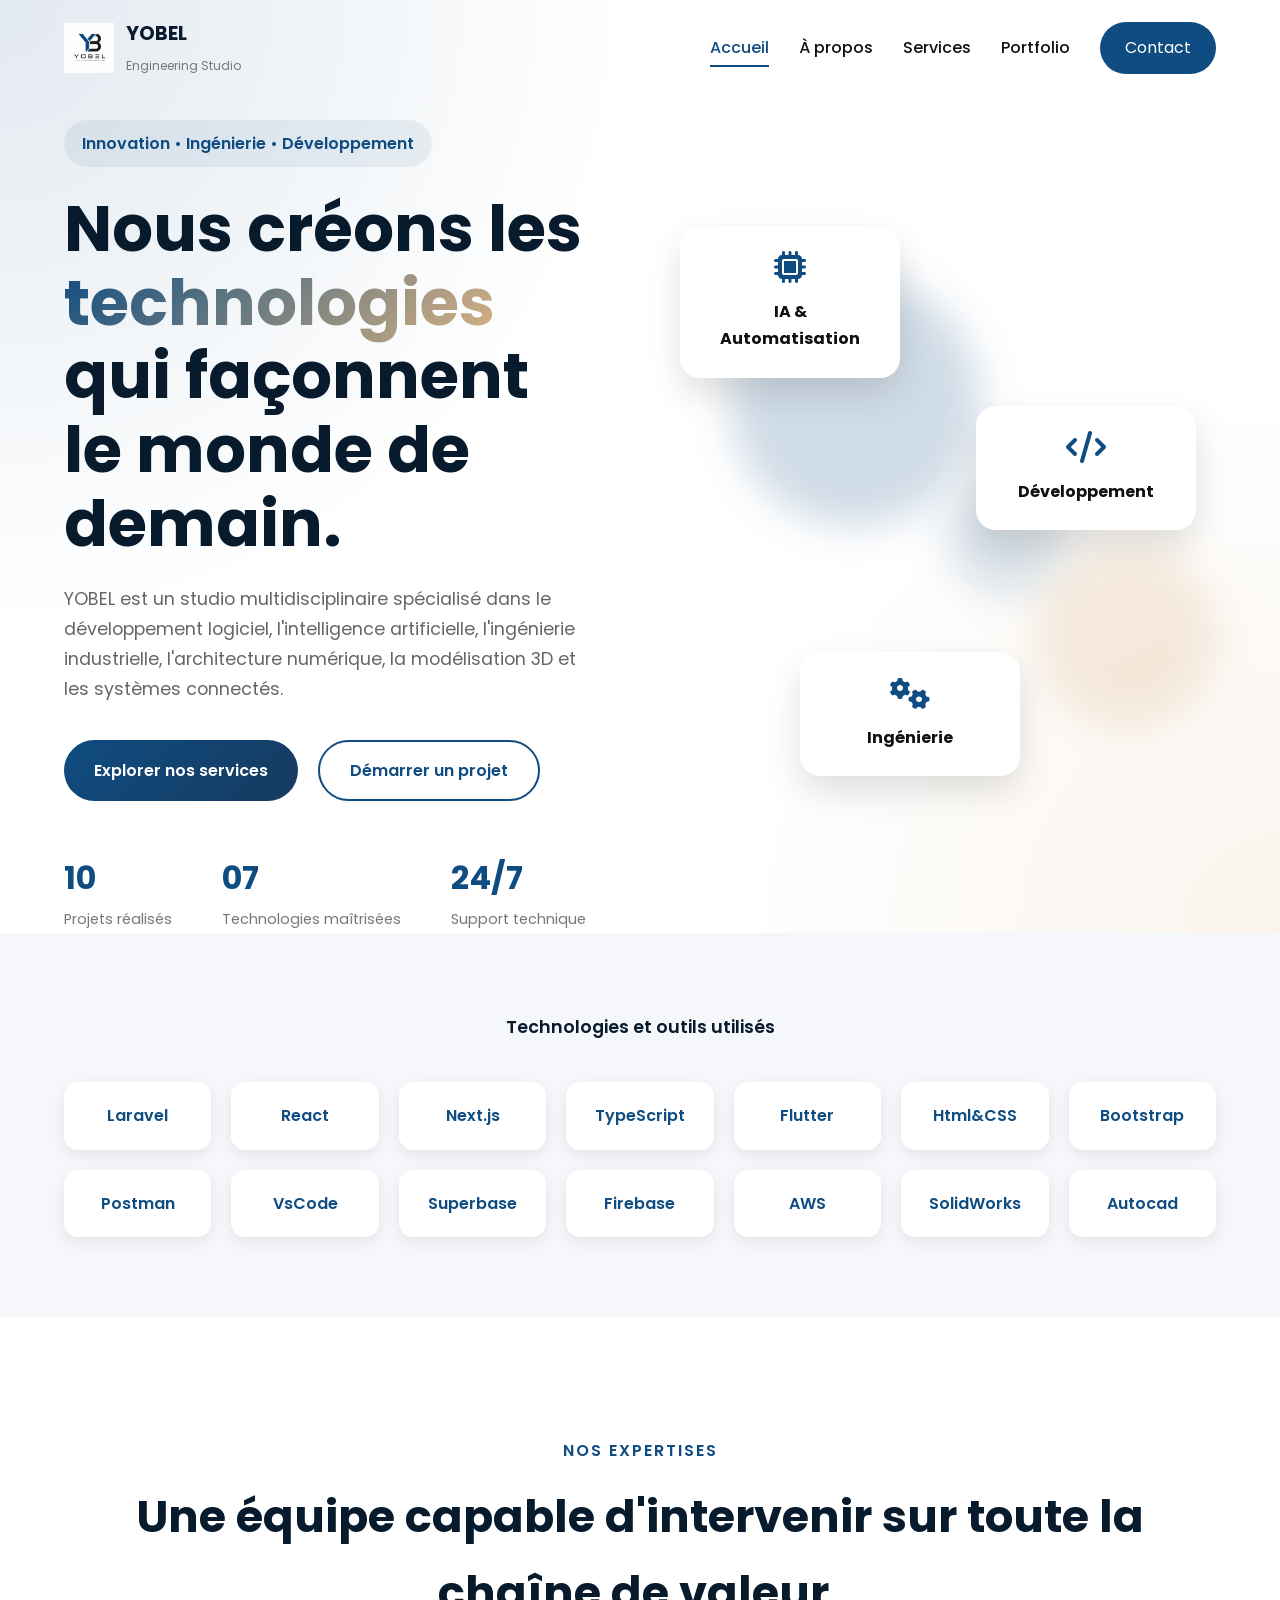
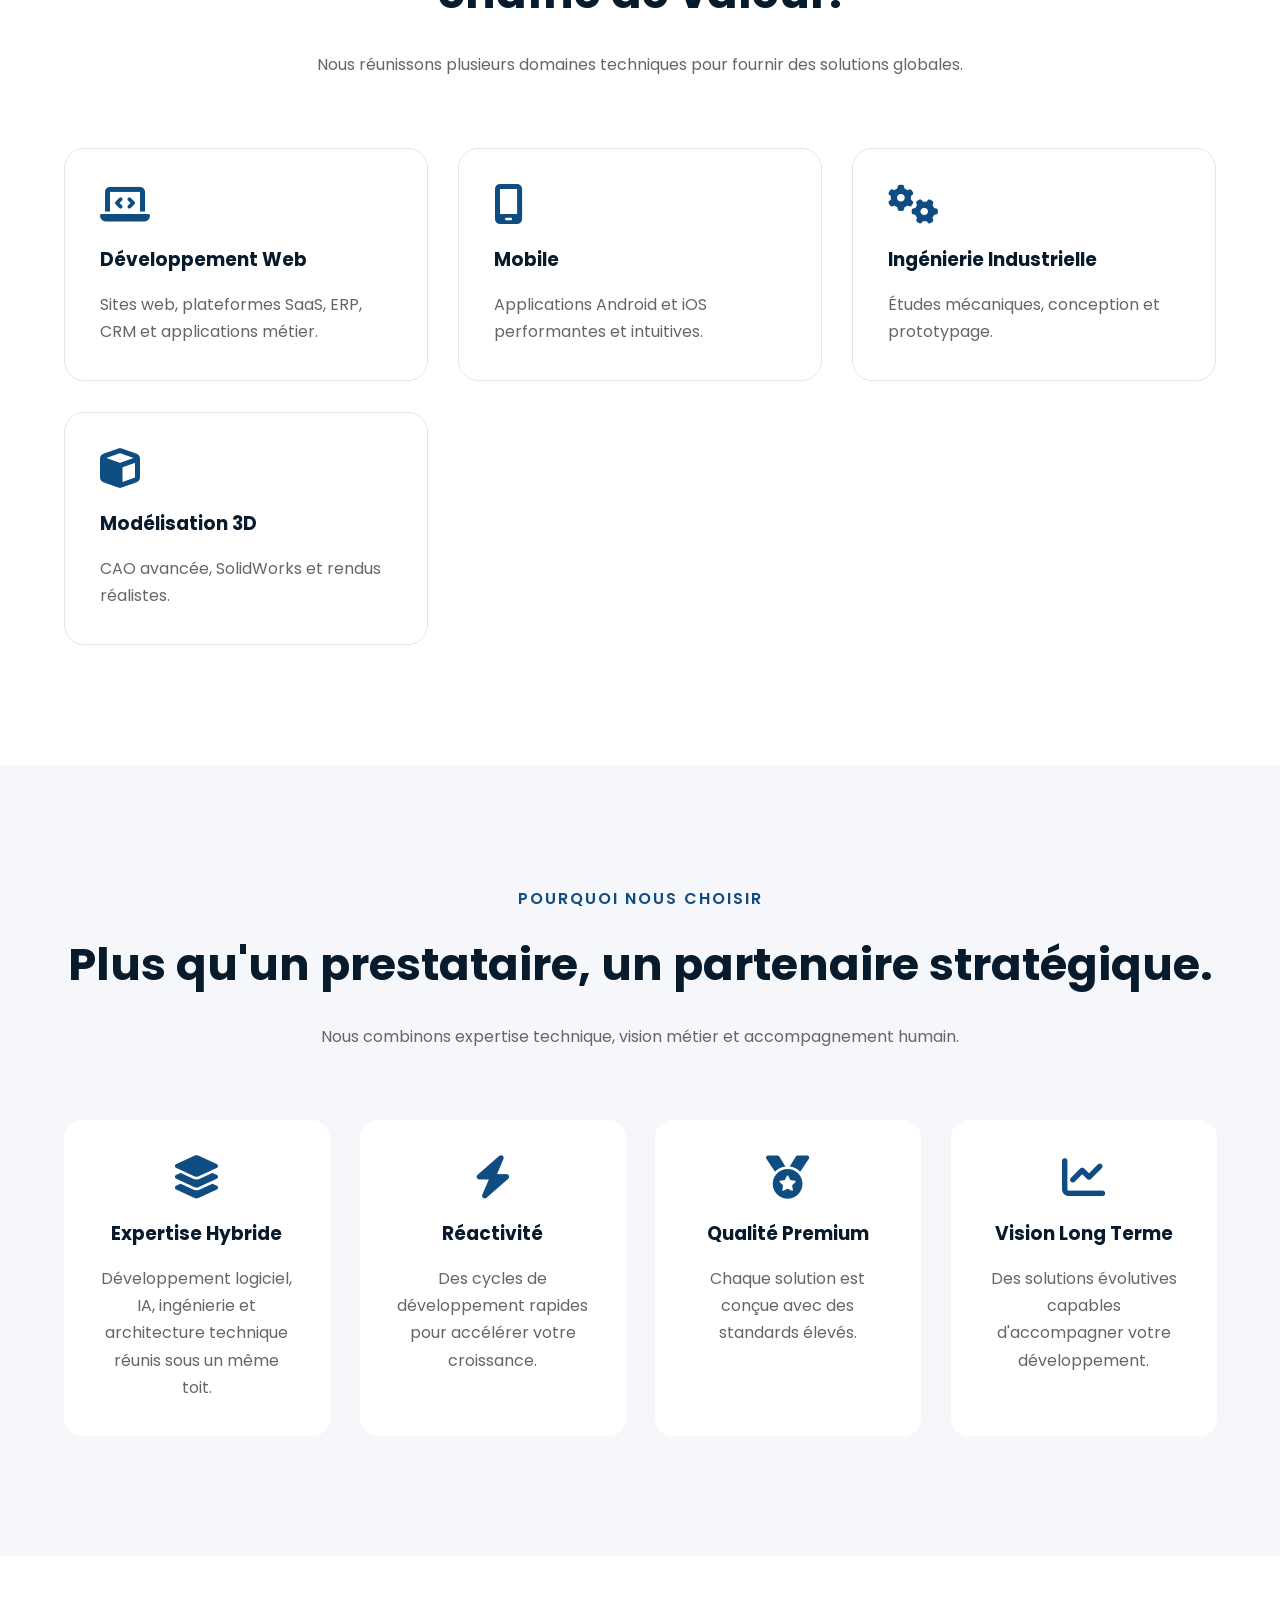
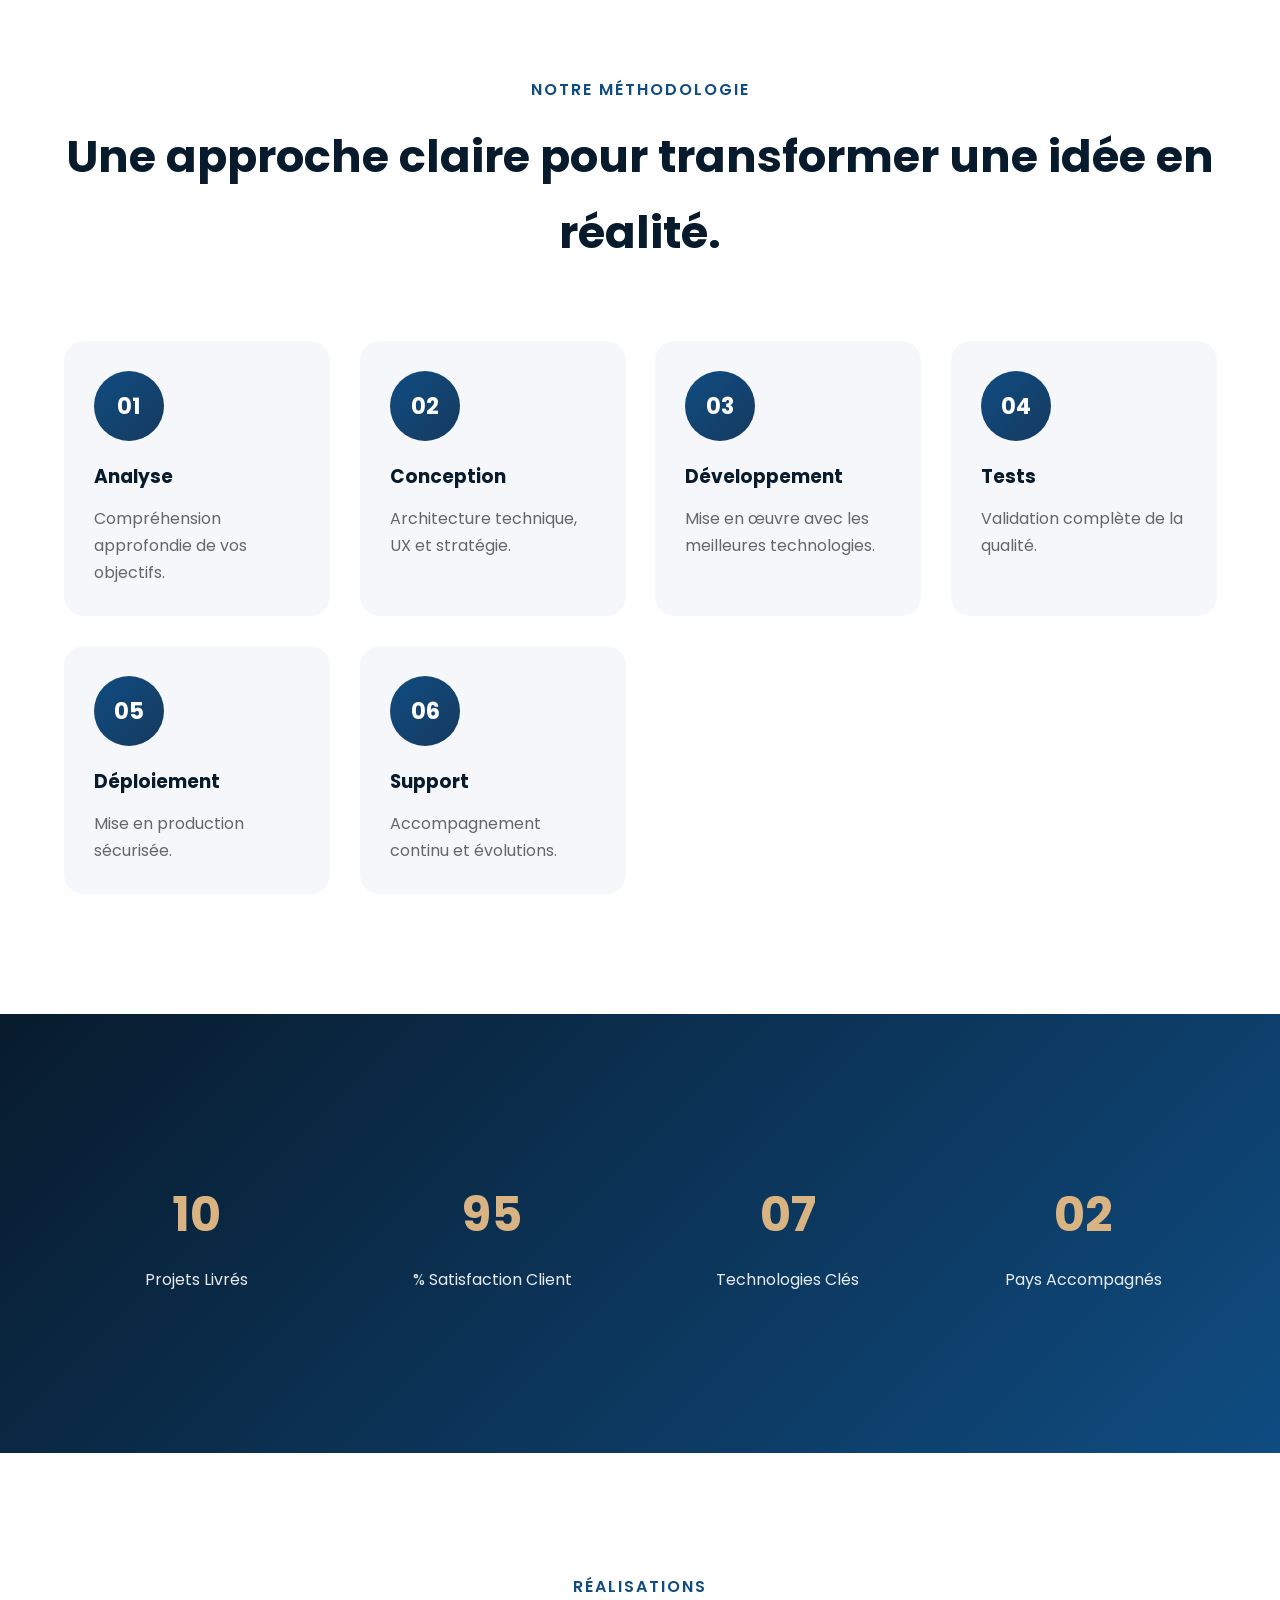
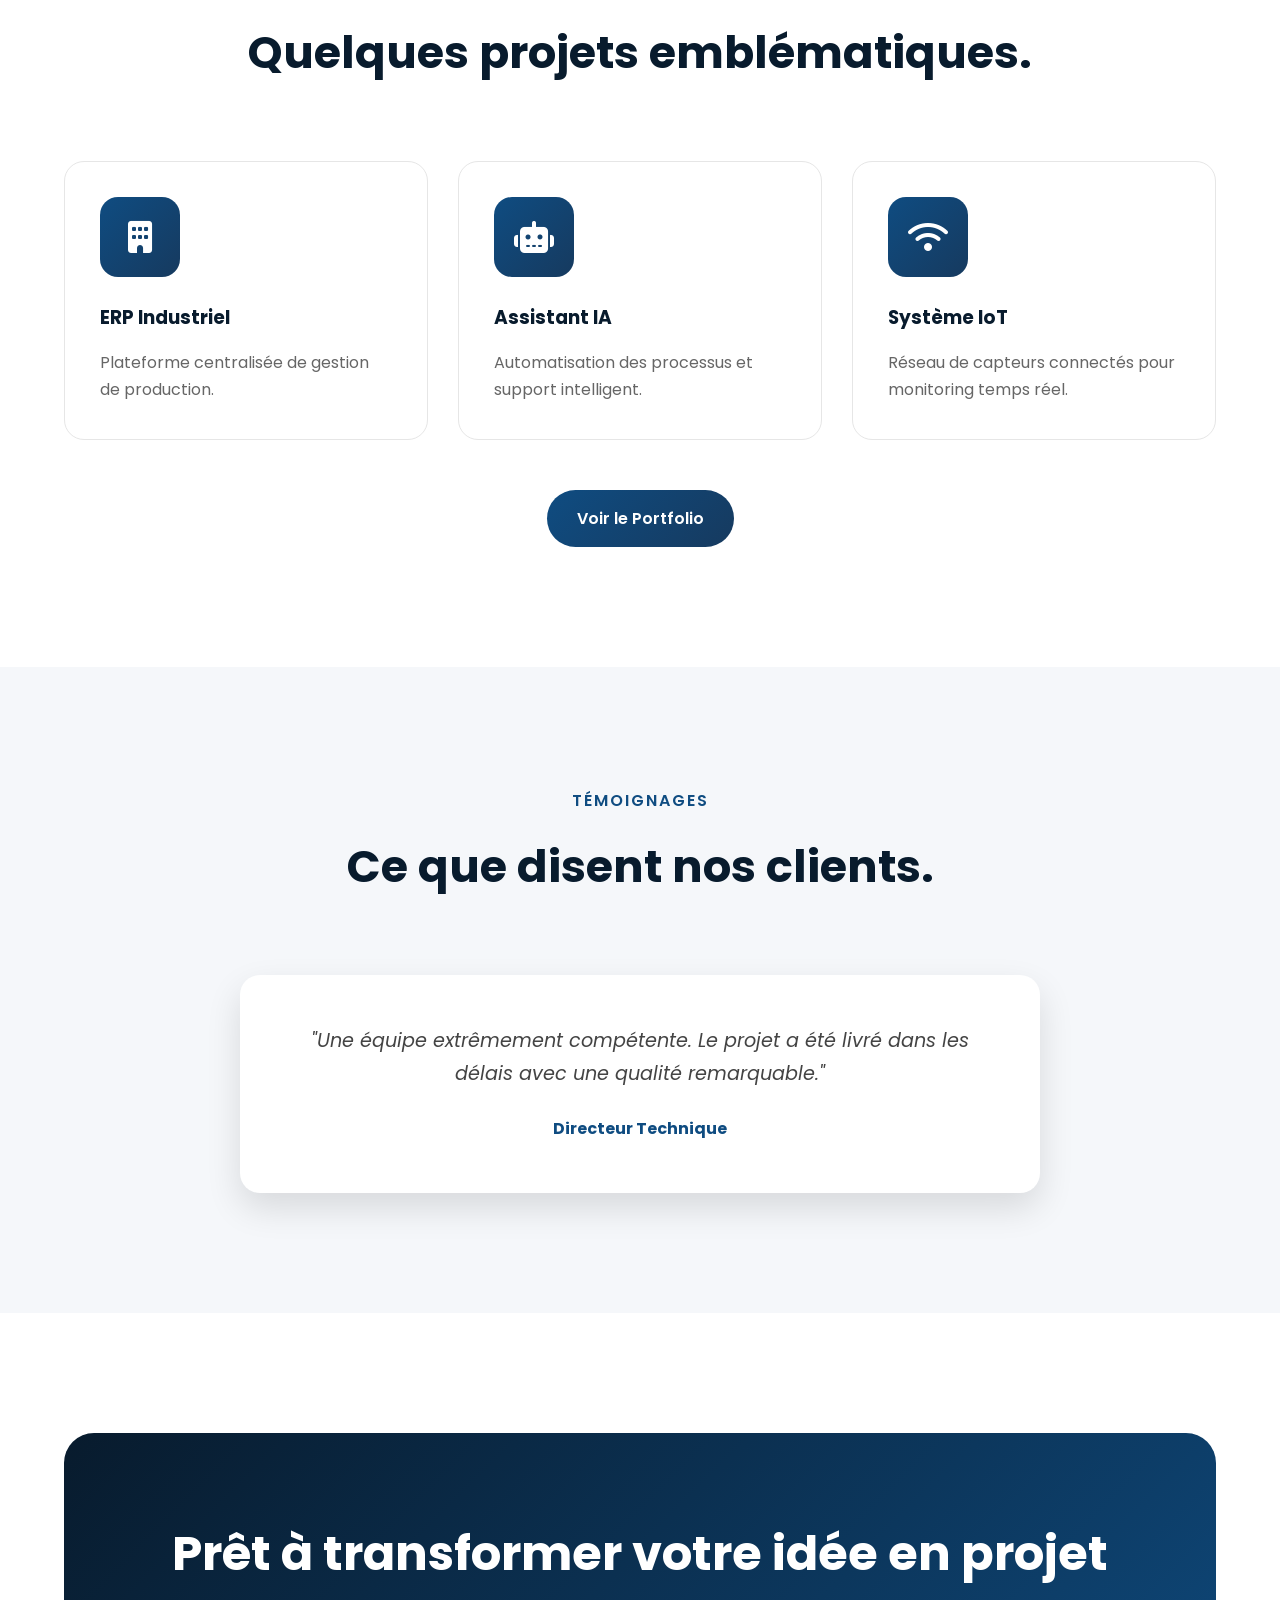
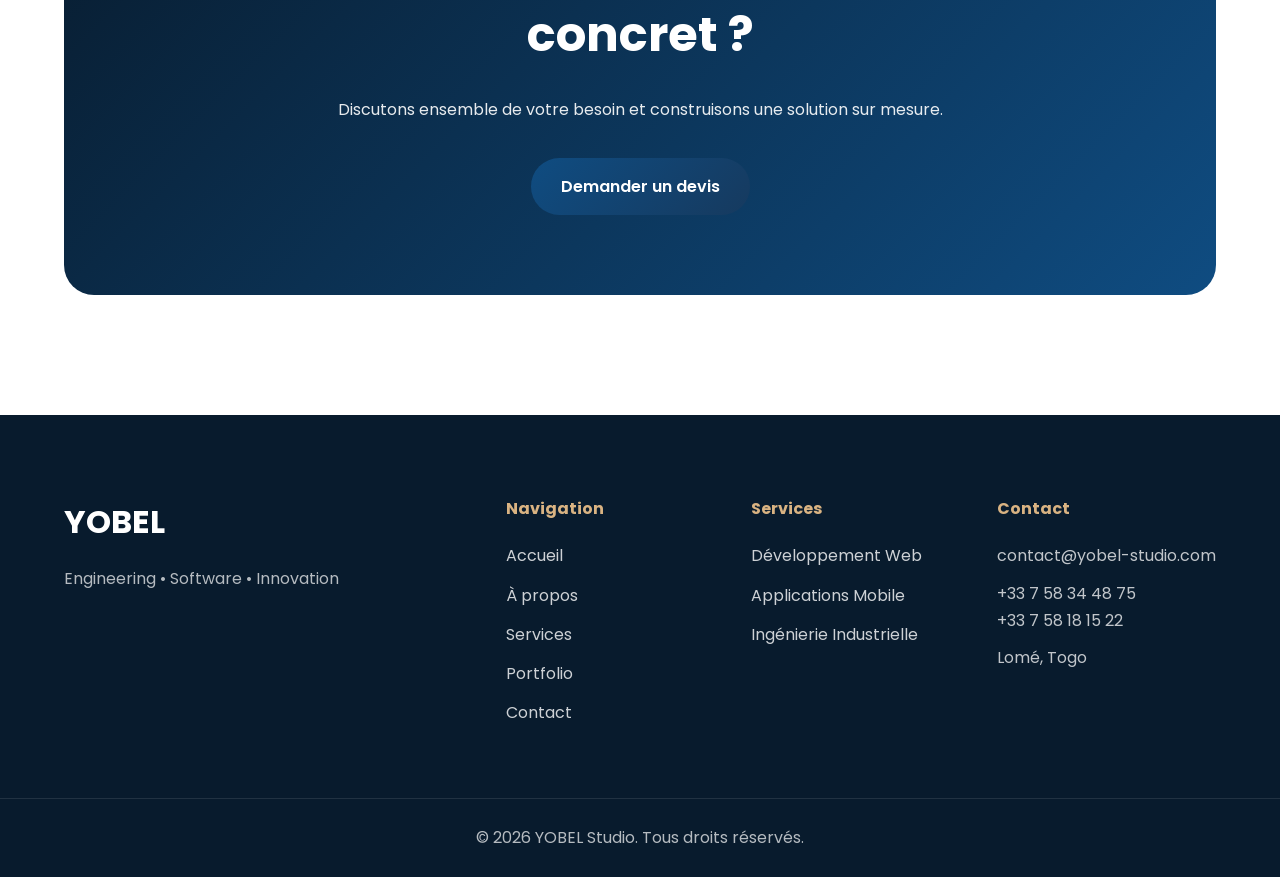
<file: index.html>
<!DOCTYPE html>

<html lang="fr">

<head>

    <meta charset="UTF-8">

    <meta name="viewport" content="width=device-width, initial-scale=1.0">

    <title>YOBEL | Engineering & Digital Studio</title>

    <meta name="description"

        content="YOBEL accompagne les entreprises dans le développement logiciel, l'ingénierie, l'intelligence artificielle, la modélisation 3D et les systèmes connectés.">

    <link rel="preconnect" href="https://fonts.googleapis.com">

    <link rel="preconnect" href="https://fonts.gstatic.com" crossorigin>

    <link href="https://fonts.googleapis.com/css2?family=Poppins:wght@300;400;500;600;700;800&display=swap"

        rel="stylesheet">

    <link rel="stylesheet"

        href="https://cdnjs.cloudflare.com/ajax/libs/font-awesome/6.6.0/css/all.min.css">

    <link rel="stylesheet" href="css/style.css">

</head>

<body>

    <!-- ===================================== -->

    <!-- LOADER -->

    <!-- ===================================== -->

    <div class="loader">

        <div class="loader-content">

            <div class="loader-logo">

                <span>Y</span>

            </div>

            <h2>YOBEL</h2>

        </div>

    </div>

    <!-- ===================================== -->

    <!-- HEADER -->

    <!-- ===================================== -->

    <header class="navbar">

        <div class="container nav-container">

            <a href="index.html" class="logo">

                <div class="logo-icon">

                    <img src="img/YoBel.jpeg" alt="YoBel logo">

                </div>

                <div class="logo-text">

                    <h3>YOBEL</h3>

                    <span>Engineering Studio</span>

                </div>

            </a>

            <nav class="nav-menu">

                <a href="index.html" class="nav-link active" aria-current="page">

                    Accueil

                </a>

                <a href="html/about.html" class="nav-link">

                    À propos

                </a>

                <a href="html/services.html" class="nav-link">

                    Services

                </a>

                <!-- <a href="html/certifications.html" class="nav-link"> -->

                   <!-- Certifications -->

                <!--</a> -->

                <a href="html/portfolio.html" class="nav-link">

                    Portfolio

                </a>

                <a href="html/contact.html" class="btn-nav">

                    Contact

                </a>

            </nav>

            <div class="menu-toggle" id="mobile-menu">

                <span></span>

                <span></span>

                <span></span>

            </div>

        </div>

    </header>

    <!-- ===================================== -->

    <!-- HERO -->

    <!-- ===================================== -->

    <section class="hero">

        <div class="hero-bg"></div>

        <div class="container hero-container">

            <div class="hero-content reveal">

                <span class="hero-badge">

                    Innovation • Ingénierie • Développement

                </span>

                <h1>

                    Nous créons les

                    <span class="gradient-text">

                        technologies

                    </span>

                    qui façonnent le monde de demain.

                </h1>

                <p>

                    YOBEL est un studio multidisciplinaire spécialisé

                    dans le développement logiciel, l'intelligence artificielle,

                    l'ingénierie industrielle, l'architecture numérique,

                    la modélisation 3D et les systèmes connectés.

                </p>

                <div class="hero-buttons">

                    <a href="html/services.html" class="btn btn-primary">

                        Explorer nos services

                    </a>

                    <a href="html/contact.html" class="btn btn-secondary">

                        Démarrer un projet

                    </a>

                </div>

                <div class="hero-stats">

                    <div class="hero-stat">

                        <h3 class="counter" data-target="50">

                            10

                        </h3>

                        <span>

                            Projets réalisés

                        </span>

                    </div>

                    <div class="hero-stat">

                        <h3 class="counter" data-target="12">

                            07

                        </h3>

                        <span>

                            Technologies maîtrisées

                        </span>

                    </div>

                    <div class="hero-stat">

                        <h3>

                            24/7

                        </h3>

                        <span>

                            Support technique

                        </span>

                    </div>

                </div>

            </div>

            <div class="hero-visual reveal">

                <div class="orb orb-1"></div>

                <div class="orb orb-2"></div>

                <div class="orb orb-3"></div>

                <div class="tech-card">

                    <i class="fa-solid fa-microchip"></i>

                    <h3>

                        IA & Automatisation

                    </h3>

                </div>

                <div class="tech-card card-2">

                    <i class="fa-solid fa-code"></i>

                    <h3>

                        Développement

                    </h3>

                </div>

                <div class="tech-card card-3">

                    <i class="fa-solid fa-gears"></i>

                    <h3>

                        Ingénierie

                    </h3>

                </div>

            </div>

        </div>

    </section>

    <!-- ===================================== -->

    <!-- PARTENAIRES -->

    <!-- ===================================== -->

    <section class="partners">

        <div class="container">

            <p>

                Technologies et outils utilisés

            </p>

            <div class="partners-grid">

                <div>Laravel</div>

                <div>React</div>

                <div>Next.js</div>

                <div>TypeScript</div>

                <div>Flutter</div>

                <div>Html&CSS</div>

                <div>Bootstrap</div>

                <div>Postman</div>

                <div>VsCode</div>

                <div>Superbase</div>

                <div>Firebase</div>

                <div>AWS</div>

                <div>SolidWorks</div>

                <div>Autocad</div>
            </div>

        </div>

    </section>

    <!-- ===================================== -->

    <!-- EXPERTISES -->

    <!-- ===================================== -->

    <section class="expertise">

        <div class="container">

            <div class="section-title reveal">

                <span>

                    Nos Expertises

                </span>

                <h2>

                    Une équipe capable d'intervenir

                    sur toute la chaîne de valeur.

                </h2>

                <p>

                    Nous réunissons plusieurs domaines techniques

                    pour fournir des solutions globales.

                </p>

            </div>

            <div class="expertise-grid">

                <div class="expertise-card reveal">

                    <i class="fa-solid fa-laptop-code"></i>

                    <h3>

                        Développement Web

                    </h3>

                    <p>

                        Sites web, plateformes SaaS,

                        ERP, CRM et applications métier.

                    </p>

                </div>

                <div class="expertise-card reveal">

                    <i class="fa-solid fa-mobile-screen"></i>

                    <h3>

                        Mobile

                    </h3>

                    <p>

                        Applications Android et iOS

                        performantes et intuitives.

                    </p>

                </div>

                
                <div class="expertise-card reveal">

                    <i class="fa-solid fa-gears"></i>

                    <h3>

                        Ingénierie Industrielle

                    </h3>

                    <p>

                        Études mécaniques,

                        conception et prototypage.

                    </p>

                </div>

                <div class="expertise-card reveal">

                    <i class="fa-solid fa-cube"></i>

                    <h3>

                        Modélisation 3D

                    </h3>

                    <p>

                        CAO avancée,

                        SolidWorks et rendus réalistes.

                    </p>

                </div>

                
            </div>

        </div>

    </section>

 <!-- ===================================== -->

    <!-- POURQUOI YOBEL -->

    <!-- ===================================== -->

    <section class="why-yobel">

        <div class="container">

            <div class="section-title reveal">

                <span>Pourquoi nous choisir</span>

                <h2>

                    Plus qu'un prestataire,

                    un partenaire stratégique.

                </h2>

                <p>

                    Nous combinons expertise technique,

                    vision métier et accompagnement humain.

                </p>

            </div>

            <div class="why-grid">

                <div class="why-card reveal">

                    <i class="fa-solid fa-layer-group"></i>

                    <h3>Expertise Hybride</h3>

                    <p>

                        Développement logiciel, IA,

                        ingénierie et architecture technique

                        réunis sous un même toit.

                    </p>

                </div>

                <div class="why-card reveal">

                    <i class="fa-solid fa-bolt"></i>

                    <h3>Réactivité</h3>

                    <p>

                        Des cycles de développement rapides

                        pour accélérer votre croissance.

                    </p>

                </div>

                <div class="why-card reveal">

                    <i class="fa-solid fa-medal"></i>

                    <h3>Qualité Premium</h3>

                    <p>

                        Chaque solution est conçue

                        avec des standards élevés.

                    </p>

                </div>

                <div class="why-card reveal">

                    <i class="fa-solid fa-chart-line"></i>

                    <h3>Vision Long Terme</h3>

                    <p>

                        Des solutions évolutives

                        capables d'accompagner votre développement.

                    </p>

                </div>

            </div>

        </div>

    </section>

    <!-- ===================================== -->

    <!-- PROCESSUS -->

    <!-- ===================================== -->

    <section class="process">

        <div class="container">

            <div class="section-title reveal">

                <span>Notre Méthodologie</span>

                <h2>

                    Une approche claire pour

                    transformer une idée en réalité.

                </h2>

            </div>

            <div class="timeline">

                <div class="timeline-item reveal">

                    <div class="timeline-number">01</div>

                    <h3>Analyse</h3>

                    <p>

                        Compréhension approfondie

                        de vos objectifs.

                    </p>

                </div>

                <div class="timeline-item reveal">

                    <div class="timeline-number">02</div>

                    <h3>Conception</h3>

                    <p>

                        Architecture technique,

                        UX et stratégie.

                    </p>

                </div>

                <div class="timeline-item reveal">

                    <div class="timeline-number">03</div>

                    <h3>Développement</h3>

                    <p>

                        Mise en œuvre avec les

                        meilleures technologies.

                    </p>

                </div>

                <div class="timeline-item reveal">

                    <div class="timeline-number">04</div>

                    <h3>Tests</h3>

                    <p>

                        Validation complète

                        de la qualité.

                    </p>

                </div>

                <div class="timeline-item reveal">

                    <div class="timeline-number">05</div>

                    <h3>Déploiement</h3>

                    <p>

                        Mise en production

                        sécurisée.

                    </p>

                </div>

                <div class="timeline-item reveal">

                    <div class="timeline-number">06</div>

                    <h3>Support</h3>

                    <p>

                        Accompagnement continu

                        et évolutions.

                    </p>

                </div>

            </div>

        </div>

    </section>

    <!-- ===================================== -->

    <!-- STATISTIQUES -->

    <!-- ===================================== -->

    <section class="stats-section">

        <div class="container">

            <div class="stats-grid">

                <div class="stat-box reveal">

                    <h3 class="counter" data-target="50">10</h3>

                    <p>Projets Livrés</p>

                </div>

                <div class="stat-box reveal">

                    <h3 class="counter" data-target="98">95</h3>

                    <p>% Satisfaction Client</p>

                </div>

                <div class="stat-box reveal">

                    <h3 class="counter" data-target="12">07</h3>

                    <p>Technologies Clés</p>

                </div>

                <div class="stat-box reveal">

                    <h3 class="counter" data-target="5">02</h3>

                    <p>Pays Accompagnés</p>

                </div>

            </div>

        </div>

    </section>

    <!-- ===================================== -->

    <!-- PORTFOLIO APERÇU -->

    <!-- ===================================== -->

    <section class="portfolio-preview">

        <div class="container">

            <div class="section-title reveal">

                <span>Réalisations</span>

                <h2>

                    Quelques projets emblématiques.

                </h2>

            </div>

            <div class="portfolio-grid-home">

                <div class="portfolio-card-home reveal">

                    <div class="portfolio-icon">

                        <i class="fa-solid fa-building"></i>

                    </div>

                    <h3>ERP Industriel</h3>

                    <p>

                        Plateforme centralisée

                        de gestion de production.

                    </p>

                </div>

                <div class="portfolio-card-home reveal">

                    <div class="portfolio-icon">

                        <i class="fa-solid fa-robot"></i>

                    </div>

                    <h3>Assistant IA</h3>

                    <p>

                        Automatisation des processus

                        et support intelligent.

                    </p>

                </div>

                <div class="portfolio-card-home reveal">

                    <div class="portfolio-icon">

                        <i class="fa-solid fa-wifi"></i>

                    </div>

                    <h3>Système IoT</h3>

                    <p>

                        Réseau de capteurs connectés

                        pour monitoring temps réel.

                    </p>

                </div>

            </div>

            <div class="center-btn reveal">

                <a href="html/portfolio.html" class="btn btn-primary">

                    Voir le Portfolio

                </a>

            </div>

        </div>

    </section>

    <!-- ===================================== -->

    <!-- TÉMOIGNAGES -->

    <!-- ===================================== -->

    <section class="testimonials">

        <div class="container">

            <div class="section-title reveal">

                <span>Témoignages</span>

                <h2>

                    Ce que disent nos clients.

                </h2>

            </div>

            <div class="testimonial-slider">

                <div class="testimonial active">

                    <p>

                        "Une équipe extrêmement compétente.

                        Le projet a été livré dans les délais

                        avec une qualité remarquable."

                    </p>

                    <h4>

                        Directeur Technique

                    </h4>

                </div>

                <div class="testimonial">

                    <p>

                        "Notre productivité a augmenté

                        grâce à l'automatisation mise en place."

                    </p>

                    <h4>

                        PME Industrielle

                    </h4>

                </div>

                <div class="testimonial">

                    <p>

                        "Une vision globale qui combine

                        parfaitement technologie et ingénierie."

                    </p>

                    <h4>

                        Startup Technologique

                    </h4>

                </div>

            </div>

        </div>

    </section>

    <!-- ===================================== -->

    <!-- CTA FINAL -->

    <!-- ===================================== -->

    <section class="cta-section">

        <div class="container">

            <div class="cta-box reveal">

                <h2>

                    Prêt à transformer votre idée

                    en projet concret ?

                </h2>

                <p>

                    Discutons ensemble de votre besoin

                    et construisons une solution sur mesure.

                </p>

                <a href="html/contact.html" class="btn btn-primary">

                    Demander un devis

                </a>

            </div>

        </div>

    </section>

    <!-- ===================================== -->

    <!-- FOOTER -->

    <!-- ===================================== -->

    <footer>

        <div class="container footer-container">

            <div class="footer-brand">

                <h2>YOBEL</h2>

                <p>

                    Engineering • Software • Innovation

                </p>

            </div>

            <div class="footer-links">

                <h4>Navigation</h4>

                <a href="index.html">Accueil</a>

                <a href="html/about.html">À propos</a>

                <a href="html/services.html">Services</a>

                <a href="html/portfolio.html">Portfolio</a>

                <a href="html/contact.html">Contact</a>

            </div>

            <div class="footer-links">

                <h4>Services</h4>

                <a href="#">Développement Web</a>

                <a href="#">Applications Mobile</a>

                <a href="#">Ingénierie Industrielle</a>

            </div>

            <div class="footer-links">

                <h4>Contact</h4>

                <p class="footer-email">contact@yobel-studio.com</p>

                <p class="footer-phone-numbers">
                    <span>+33 7 58 34 48 75</span>
                    <span>+33 7 58 18 15 22</span>
                </p>

                <p>Lomé, Togo</p>

            </div>

        </div>

        <div class="footer-bottom">

            <p>

                © 2026 YOBEL Studio. Tous droits réservés.

            </p>

        </div>

    </footer>

    <script src="js/main.js"></script>

</body>

</html>
</file>
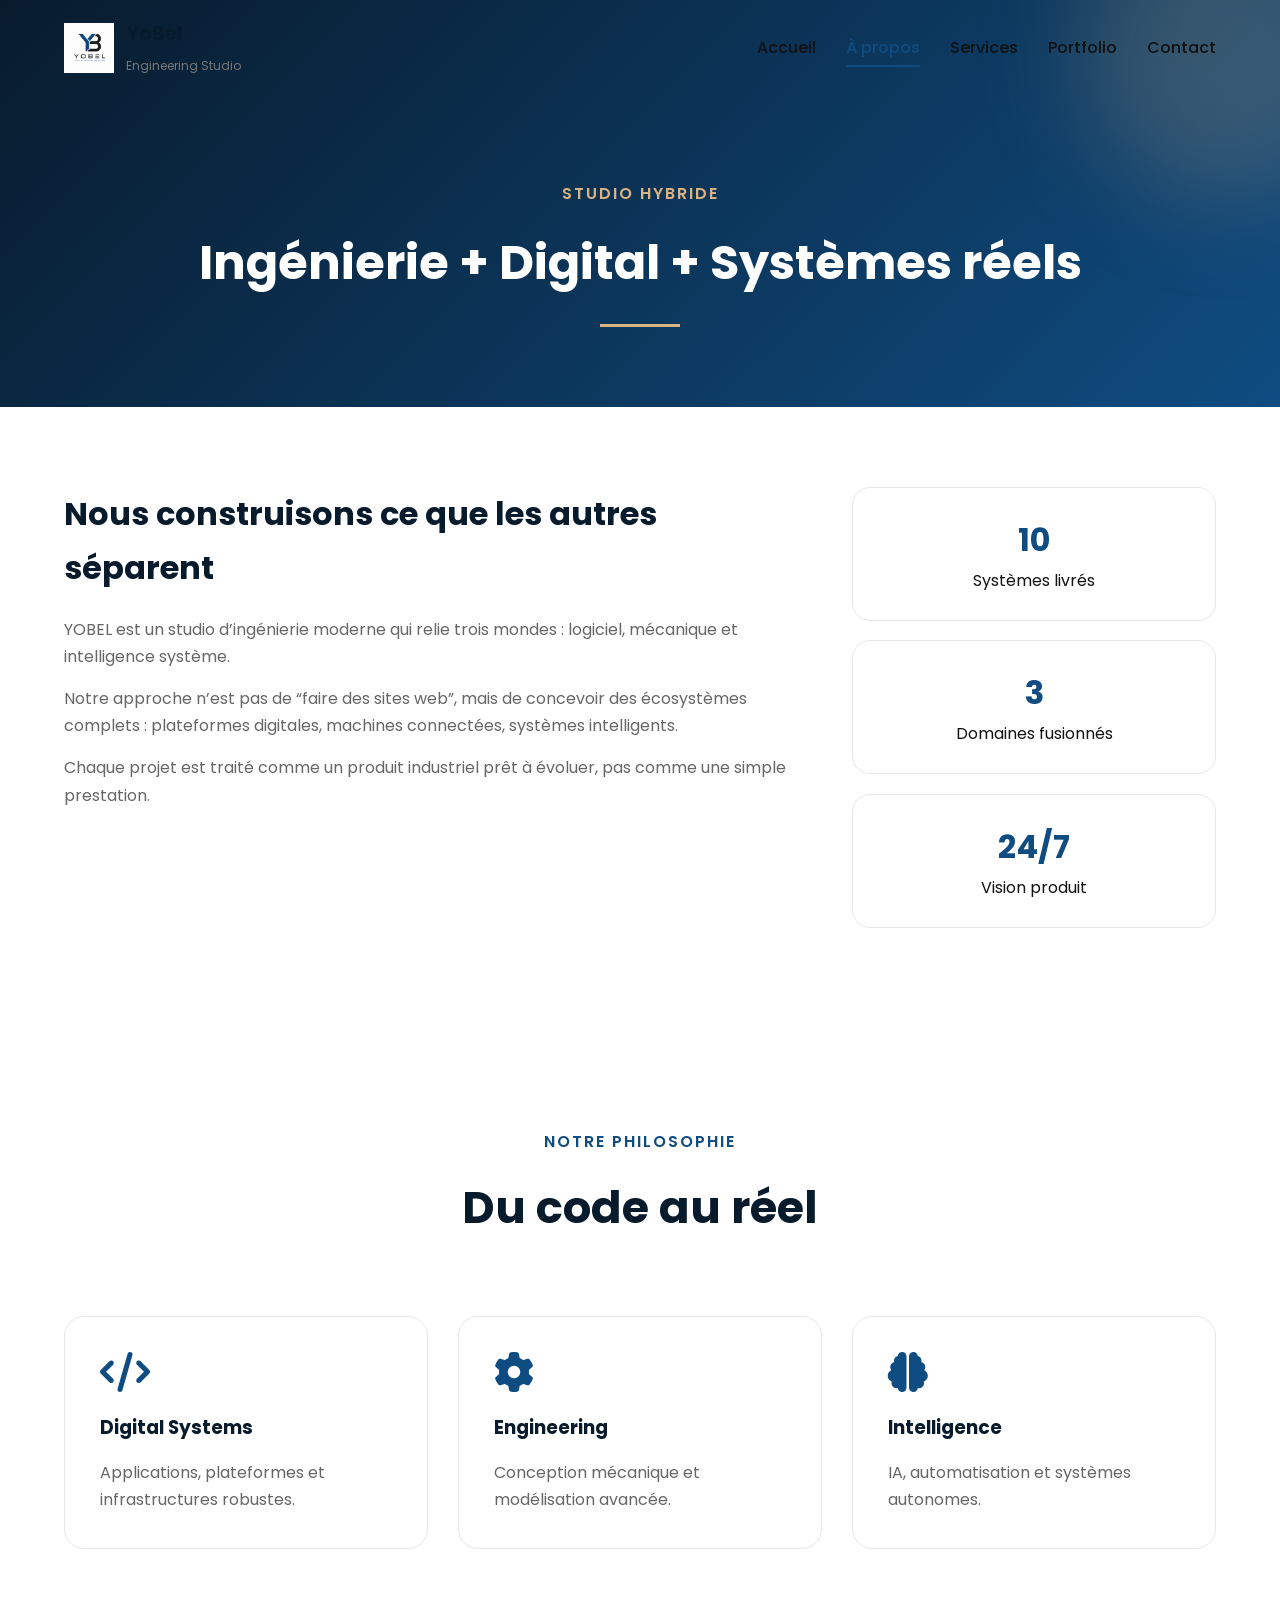
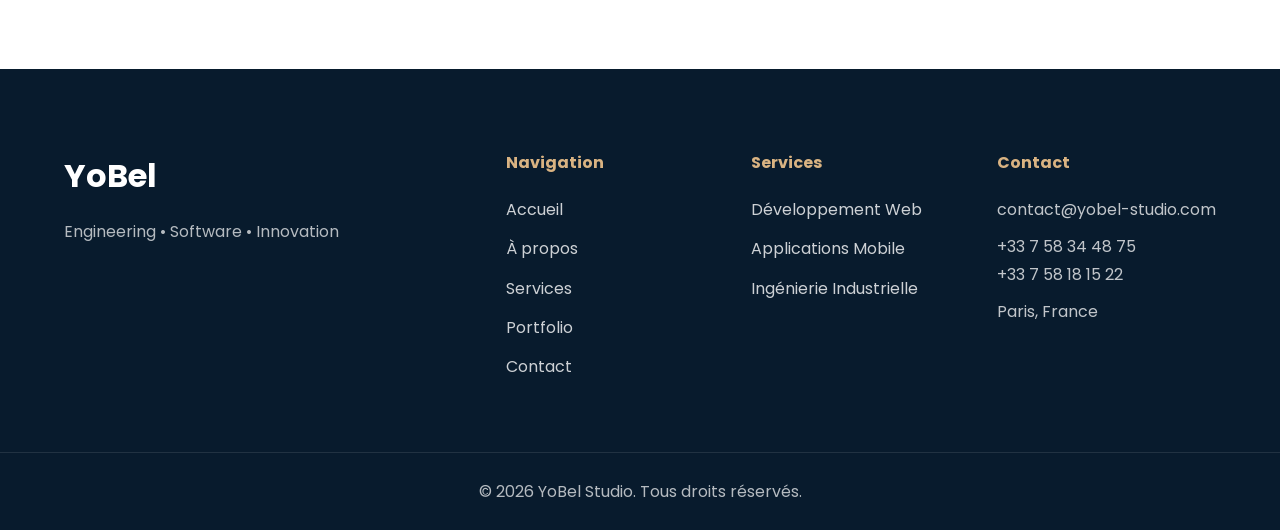
<file: html/about.html>
<!DOCTYPE html>

<html lang="fr">

<head>

<meta charset="UTF-8">

<meta name="viewport" content="width=device-width, initial-scale=1.0">

<title>À propos | YoBel Studio</title>

<link href="https://fonts.googleapis.com/css2?family=Poppins:wght@300;400;500;600;700&display=swap" rel="stylesheet">

<link rel="stylesheet" href="https://cdnjs.cloudflare.com/ajax/libs/font-awesome/6.4.0/css/all.min.css">

<link rel="stylesheet" href="../css/style.css">

</head>

<body>

<header class="navbar">

    <div class="container nav-container">

        <a href="../index.html" class="logo">

            <div class="logo-icon">
                <img src="../img/YoBel.jpeg" alt="YoBel logo">
            </div>
            <div class="logo-text">
                <h3>YoBel</h3>
                <span>Engineering Studio</span>
            </div>

        </a>

        <div class="menu-toggle" id="mobile-menu">

            <span></span><span></span><span></span>

        </div>

        <nav class="nav-menu">

            <a href="../index.html" class="nav-link">Accueil</a>

            <a href="about.html" class="nav-link active" aria-current="page">À propos</a>

            <a href="services.html" class="nav-link">Services</a>

            <!-- <a href="certifications.html" class="nav-link">Certifications</a> -->

            <a href="portfolio.html" class="nav-link">Portfolio</a>

            <a href="contact.html" class="nav-link contact-btn">Contact</a>

        </nav>

    </div>

</header>

<section class="page-header-section">

    <div class="container">

        <span class="section-subtitle">Studio hybride</span>

        <h2>Ingénierie + Digital + Systèmes réels</h2>

        <div class="line"></div>

    </div>

</section>

<section class="content-section">

    <div class="container about-grid">

        <div class="about-block reveal">

            <h3>Nous construisons ce que les autres séparent</h3>

            <p>YOBEL est un studio d’ingénierie moderne qui relie trois mondes : logiciel, mécanique et intelligence système.</p>

            <p>Notre approche n’est pas de “faire des sites web”, mais de concevoir des écosystèmes complets : plateformes digitales, machines connectées, systèmes intelligents.</p>

            <p>Chaque projet est traité comme un produit industriel prêt à évoluer, pas comme une simple prestation.</p>

        </div>

        <div class="stats-side">

            <div class="stat-card reveal">

                <div class="stat-num">10</div>

                <p>Systèmes livrés</p>

            </div>

            <div class="stat-card reveal">

                <div class="stat-num">3</div>

                <p>Domaines fusionnés</p>

            </div>

            <div class="stat-card reveal">

                <div class="stat-num">24/7</div>

                <p>Vision produit</p>

            </div>

        </div>

    </div>

</section>

<section class="content-section">

    <div class="container">

        <div class="section-title">

            <span>Notre philosophie</span>

            <h2>Du code au réel</h2>

        </div>

        <div class="expertise-grid">

            <div class="expertise-card reveal">

                <i class="fa-solid fa-code"></i>

                <h3>Digital Systems</h3>

                <p>Applications, plateformes et infrastructures robustes.</p>

            </div>

            <div class="expertise-card reveal">

                <i class="fa-solid fa-gear"></i>

                <h3>Engineering</h3>

                <p>Conception mécanique et modélisation avancée.</p>

            </div>

            <div class="expertise-card reveal">

                <i class="fa-solid fa-brain"></i>

                <h3>Intelligence</h3>

                <p>IA, automatisation et systèmes autonomes.</p>

            </div>

        </div>

    </div>

</section>

<footer>

    <div class="container footer-container">

        <div class="footer-brand">

            <h2>YoBel</h2>

            <p>

                Engineering • Software • Innovation

            </p>

        </div>

        <div class="footer-links">

            <h4>Navigation</h4>

            <a href="../index.html">Accueil</a>

            <a href="about.html">À propos</a>

            <a href="services.html">Services</a>

            <a href="portfolio.html">Portfolio</a>

            <a href="contact.html">Contact</a>

        </div>

        <div class="footer-links">

            <h4>Services</h4>

            <a href="#">Développement Web</a>

            <a href="#">Applications Mobile</a>

            <a href="#">Ingénierie Industrielle</a>

        </div>

        <div class="footer-links">

            <h4>Contact</h4>

            <p class="footer-email">contact@yobel-studio.com</p>

            <p class="footer-phone-numbers">
                <span>+33 7 58 34 48 75</span>
                <span>+33 7 58 18 15 22</span>
            </p>

            <p>Paris, France</p>

        </div>

    </div>

    <div class="footer-bottom">

        <p>© 2026 YoBel Studio. Tous droits réservés.</p>

    </div>

</footer>

<script src="../js/main.js"></script>

</body>

</html>
</file>
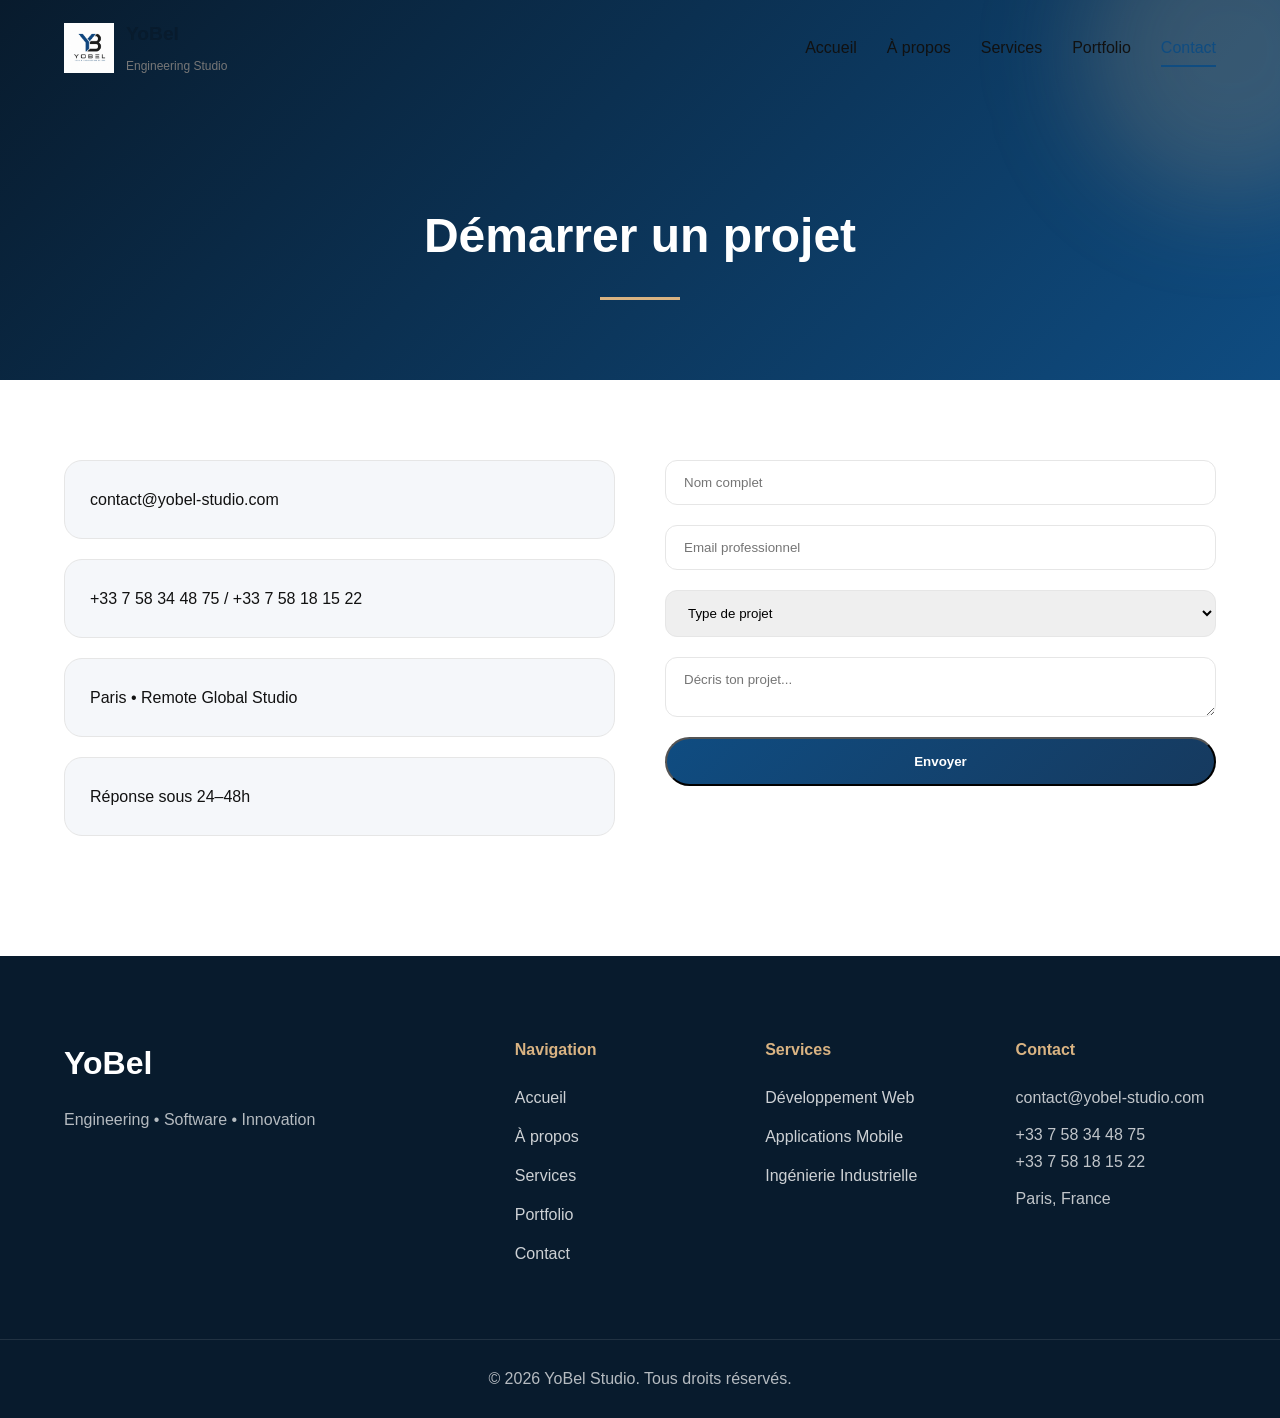
<file: html/contact.html>
<!DOCTYPE html>

<html lang="fr">

<head>

<meta charset="UTF-8">

<meta name="viewport" content="width=device-width, initial-scale=1.0">

<title>Contact | YoBel Studio</title>

<link rel="stylesheet" href="../css/style.css">

</head>

<body>

<header class="navbar">

    <div class="container nav-container">

        <a href="../index.html" class="logo">

            <div class="logo-icon">
                <img src="../img/YoBel.jpeg" alt="YoBel logo">
            </div>
            <div class="logo-text">
                <h3>YoBel</h3>
                <span>Engineering Studio</span>
            </div>

        </a>

        <nav class="nav-menu">
            <a href="../index.html" class="nav-link">Accueil</a>

            <a href="about.html" class="nav-link">À propos</a>

            <a href="services.html" class="nav-link">Services</a>

             <!-- <a href="certifications.html" class="nav-link">Certifications</a> -->

            <a href="portfolio.html" class="nav-link">Portfolio</a>

            <a href="contact.html" class="nav-link contact-btn active" aria-current="page">Contact</a>

        </nav>

        <div class="menu-toggle" id="mobile-menu">

            <span></span><span></span><span></span>

        </div>

    </div>

</header>

<section class="page-header-section">

    <h2>Démarrer un projet</h2>

    <div class="line"></div>

</section>

<section class="content-section">

    <div class="container contact-grid">

        <div class="contact-info reveal">

            <div class="info-box">

                <i class="fa-solid fa-envelope"></i>

                <p class="footer-email">contact@yobel-studio.com</p>

            </div>

            <div class="info-box">

                <i class="fa-solid fa-phone"></i>

                <p>+33 7 58 34 48 75 / +33 7 58 18 15 22</p>

            </div>

            <div class="info-box">

                <i class="fa-solid fa-location-dot"></i>

                <p>Paris • Remote Global Studio</p>

            </div>

            <div class="info-box">

                <i class="fa-solid fa-clock"></i>

                <p>Réponse sous 24–48h</p>

            </div>

        </div>

        <form class="reveal">

            <input type="text" placeholder="Nom complet">

            <input type="email" placeholder="Email professionnel">

            <select>

                <option>Type de projet</option>

                <option>Application Web</option>

                <option>IA / Automatisation</option>

                <option>CAO / Mécanique</option>

                <option>IoT / Systèmes</option>

            </select>

            <textarea placeholder="Décris ton projet..."></textarea>

            <button class="btn btn-primary">Envoyer</button>

        </form>

    </div>

</section>

<footer>

    <div class="container footer-container">

        <div class="footer-brand">

            <h2>YoBel</h2>

            <p>

                Engineering • Software • Innovation

            </p>

        </div>

        <div class="footer-links">

            <h4>Navigation</h4>

            <a href="../index.html">Accueil</a>

            <a href="about.html">À propos</a>

            <a href="services.html">Services</a>

            <a href="portfolio.html">Portfolio</a>

            <a href="contact.html">Contact</a>

        </div>

        <div class="footer-links">

            <h4>Services</h4>

            <a href="#">Développement Web</a>

            <a href="#">Applications Mobile</a>

            <a href="#">Ingénierie Industrielle</a>

        </div>

        <div class="footer-links">

            <h4>Contact</h4>

            <p>contact@yobel-studio.com</p>

            <p class="footer-phone-numbers">
                <span>+33 7 58 34 48 75</span>
                <span>+33 7 58 18 15 22</span>
            </p>

            <p>Paris, France</p>

        </div>

    </div>

    <div class="footer-bottom">

        <p>© 2026 YoBel Studio. Tous droits réservés.</p>

    </div>

</footer>

<script src="../js/main.js"></script>

</body>

</html>
</file>
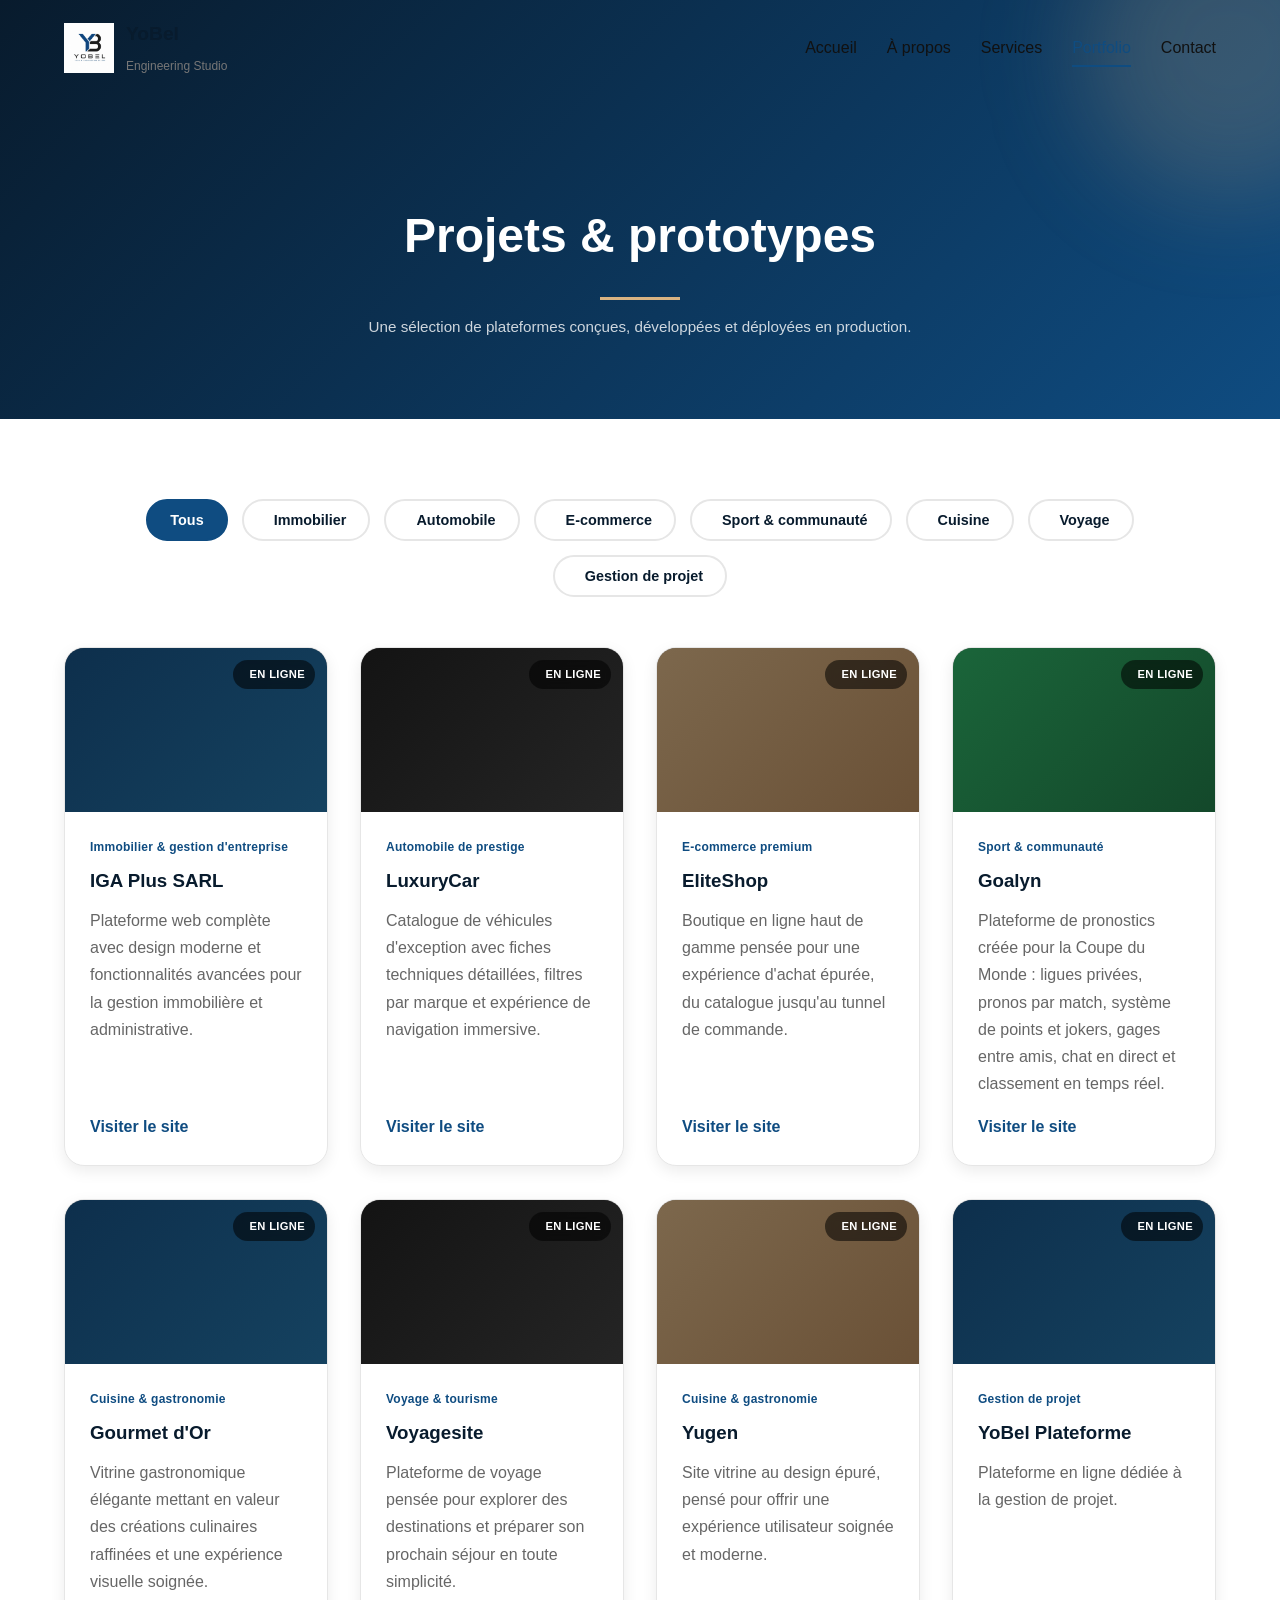
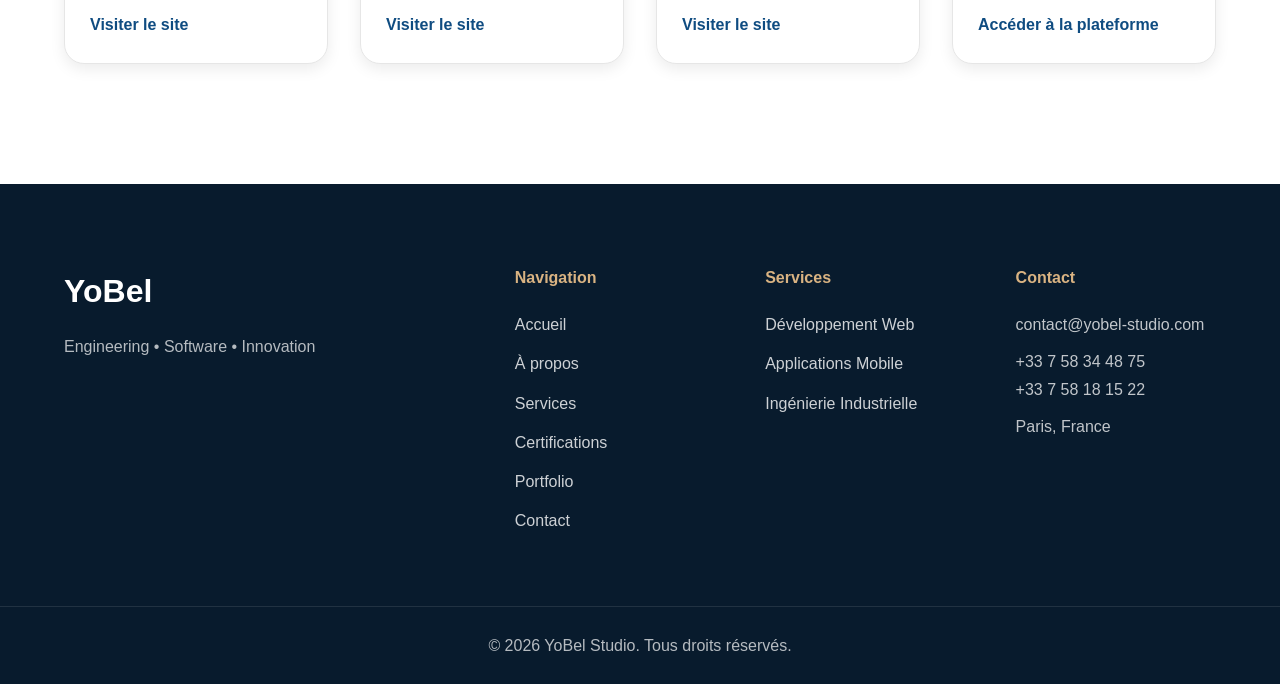
<file: html/portfolio.html>
<!DOCTYPE html>
<html lang="fr">

<head>
<meta charset="UTF-8">
<meta name="viewport" content="width=device-width, initial-scale=1.0">
<title>Portfolio | YoBel Studio</title>
<link rel="stylesheet" href="../css/style.css">
</head>

<body>
<header class="navbar">
    <div class="container nav-container">
        <a href="../index.html" class="logo">
            <div class="logo-icon">
                <img src="../img/YoBel.jpeg" alt="YoBel logo">
            </div>
            <div class="logo-text">
                <h3>YoBel</h3>
                <span>Engineering Studio</span>
            </div>
        </a>

        <nav class="nav-menu">
            <a href="../index.html" class="nav-link">Accueil</a>
            <a href="about.html" class="nav-link">À propos</a>
            <a href="services.html" class="nav-link">Services</a>
             <!-- <a href="certifications.html" class="nav-link">Certifications</a> -->
            <a href="portfolio.html" class="nav-link active" aria-current="page">Portfolio</a>
            <a href="contact.html" class="nav-link contact-btn">Contact</a>
        </nav>

        <div class="menu-toggle" id="mobile-menu">
            <span></span><span></span><span></span>
        </div>
    </div>
</header>

<section class="page-header-section">
    <h2>Projets & prototypes</h2>
    <div class="line"></div>
    <p class="page-header-sub">Une sélection de plateformes conçues, développées et déployées en production.</p>
</section>

<section class="content-section">
    <div class="container">

        <div class="portfolio-filters" role="tablist" aria-label="Filtrer les projets par domaine">
            <button class="filter-btn active" data-filter="all" role="tab" aria-selected="true">
                Tous
            </button>
            <button class="filter-btn" data-filter="immobilier" role="tab" aria-selected="false">
                <i class="fa-solid fa-building"></i> Immobilier
            </button>
            <button class="filter-btn" data-filter="automobile" role="tab" aria-selected="false">
                <i class="fa-solid fa-car-side"></i> Automobile
            </button>
            <button class="filter-btn" data-filter="ecommerce" role="tab" aria-selected="false">
                <i class="fa-solid fa-bag-shopping"></i> E-commerce
            </button>
            <button class="filter-btn" data-filter="sport" role="tab" aria-selected="false">
                <i class="fa-solid fa-futbol"></i> Sport & communauté
            </button>
            <button class="filter-btn" data-filter="cuisine" role="tab" aria-selected="false">
                <i class="fa-solid fa-utensils"></i> Cuisine
            </button>
            <button class="filter-btn" data-filter="voyage" role="tab" aria-selected="false">
                <i class="fa-solid fa-plane"></i> Voyage
            </button>
            <button class="filter-btn" data-filter="gestion-projet" role="tab" aria-selected="false">
                <i class="fa-solid fa-list-check"></i> Gestion de projet
            </button>
        </div>

        <div class="portfolio-grid">

            <!-- Projet 1 : IGA Plus SARL -->
            <div class="portfolio-card reveal" data-category="immobilier">
                <a class="portfolio-live-preview" href="https://igaplussarl.com/" target="_blank" rel="noopener" aria-label="Voir IGA Plus SARL en direct">
                    <iframe class="portfolio-frame" src="https://igaplussarl.com/" loading="lazy" tabindex="-1" title="Aperçu du site IGA Plus SARL"></iframe>
                    <div class="portfolio-overlay bg-tech">
                        <i class="fa-solid fa-building"></i>
                    </div>
                    <span class="live-badge"><i class="fa-solid fa-circle"></i>En ligne</span>
                </a>
                <div class="portfolio-info">
                    <span class="project-tag">Immobilier & gestion d'entreprise</span>
                    <h3>IGA Plus SARL</h3>
                    <p>Plateforme web complète avec design moderne et fonctionnalités avancées pour la gestion immobilière et administrative.</p>
                    <a href="https://igaplussarl.com/" target="_blank" rel="noopener" class="portfolio-link">
                        Visiter le site
                        <i class="fa-solid fa-arrow-right"></i>
                    </a>
                </div>
            </div>

            <!-- Projet 2 : LuxuryCar -->
            <div class="portfolio-card reveal" data-category="automobile">
                <a class="portfolio-live-preview" href="https://luxurycar8.netlify.app" target="_blank" rel="noopener" aria-label="Voir LuxuryCar en direct">
                    <iframe class="portfolio-frame" src="https://luxurycar8.netlify.app" loading="lazy" tabindex="-1" title="Aperçu du site LuxuryCar"></iframe>
                    <div class="portfolio-overlay bg-mech">
                        <i class="fa-solid fa-car-side"></i>
                    </div>
                    <span class="live-badge"><i class="fa-solid fa-circle"></i>En ligne</span>
                </a>
                <div class="portfolio-info">
                    <span class="project-tag">Automobile de prestige</span>
                    <h3>LuxuryCar</h3>
                    <p>Catalogue de véhicules d'exception avec fiches techniques détaillées, filtres par marque et expérience de navigation immersive.</p>
                    <a href="https://luxurycar8.netlify.app" target="_blank" rel="noopener" class="portfolio-link">
                        Visiter le site
                        <i class="fa-solid fa-arrow-right"></i>
                    </a>
                </div>
            </div>

            <!-- Projet 3 : EliteShop -->
            <div class="portfolio-card reveal" data-category="ecommerce">
                <a class="portfolio-live-preview" href="https://eliteshop3.netlify.app" target="_blank" rel="noopener" aria-label="Voir EliteShop en direct">
                    <iframe class="portfolio-frame" src="https://eliteshop3.netlify.app" loading="lazy" tabindex="-1" title="Aperçu du site EliteShop"></iframe>
                    <div class="portfolio-overlay bg-hybrid">
                        <i class="fa-solid fa-bag-shopping"></i>
                    </div>
                    <span class="live-badge"><i class="fa-solid fa-circle"></i>En ligne</span>
                </a>
                <div class="portfolio-info">
                    <span class="project-tag">E-commerce premium</span>
                    <h3>EliteShop</h3>
                    <p>Boutique en ligne haut de gamme pensée pour une expérience d'achat épurée, du catalogue jusqu'au tunnel de commande.</p>
                    <a href="https://eliteshop3.netlify.app" target="_blank" rel="noopener" class="portfolio-link">
                        Visiter le site
                        <i class="fa-solid fa-arrow-right"></i>
                    </a>
                </div>
            </div>

            <!-- Projet 4 : Goalyn -->
            <div class="portfolio-card reveal" data-category="sport">
                <a class="portfolio-live-preview" href="https://goalyn.onrender.com" target="_blank" rel="noopener" aria-label="Voir Goalyn en direct">
                    <iframe class="portfolio-frame" src="https://goalyn.onrender.com" loading="lazy" tabindex="-1" title="Aperçu du site Goalyn"></iframe>
                    <div class="portfolio-overlay bg-sport">
                        <i class="fa-solid fa-futbol"></i>
                    </div>
                    <span class="live-badge"><i class="fa-solid fa-circle"></i>En ligne</span>
                </a>
                <div class="portfolio-info">
                    <span class="project-tag">Sport & communauté</span>
                    <h3>Goalyn</h3>
                    <p>Plateforme de pronostics créée pour la Coupe du Monde : ligues privées, pronos par match, système de points et jokers, gages entre amis, chat en direct et classement en temps réel.</p>
                    <a href="https://goalyn.onrender.com" target="_blank" rel="noopener" class="portfolio-link">
                        Visiter le site
                        <i class="fa-solid fa-arrow-right"></i>
                    </a>
                </div>
            </div>

            <!-- Projet 5 : Gourmet d'Or -->
            <div class="portfolio-card reveal" data-category="cuisine">
                <a class="portfolio-live-preview" href="https://gourmet-dor.vercel.app" target="_blank" rel="noopener" aria-label="Voir Gourmet d'Or en direct">
                    <iframe class="portfolio-frame" src="https://gourmet-dor.vercel.app" loading="lazy" tabindex="-1" title="Aperçu du site Gourmet d'Or"></iframe>
                    <div class="portfolio-overlay bg-tech">
                        <i class="fa-solid fa-utensils"></i>
                    </div>
                    <span class="live-badge"><i class="fa-solid fa-circle"></i>En ligne</span>
                </a>
                <div class="portfolio-info">
                    <span class="project-tag">Cuisine & gastronomie</span>
                    <h3>Gourmet d'Or</h3>
                    <p>Vitrine gastronomique élégante mettant en valeur des créations culinaires raffinées et une expérience visuelle soignée.</p>
                    <a href="https://gourmet-dor.vercel.app" target="_blank" rel="noopener" class="portfolio-link">
                        Visiter le site
                        <i class="fa-solid fa-arrow-right"></i>
                    </a>
                </div>
            </div>

            <!-- Projet 6 : Voyagesite -->
            <div class="portfolio-card reveal" data-category="voyage">
                <a class="portfolio-live-preview" href="https://voyagesite.vercel.app" target="_blank" rel="noopener" aria-label="Voir Voyagesite en direct">
                    <iframe class="portfolio-frame" src="https://voyagesite.vercel.app" loading="lazy" tabindex="-1" title="Aperçu du site Voyagesite"></iframe>
                    <div class="portfolio-overlay bg-mech">
                        <i class="fa-solid fa-plane"></i>
                    </div>
                    <span class="live-badge"><i class="fa-solid fa-circle"></i>En ligne</span>
                </a>
                <div class="portfolio-info">
                    <span class="project-tag">Voyage & tourisme</span>
                    <h3>Voyagesite</h3>
                    <p>Plateforme de voyage pensée pour explorer des destinations et préparer son prochain séjour en toute simplicité.</p>
                    <a href="https://voyagesite.vercel.app" target="_blank" rel="noopener" class="portfolio-link">
                        Visiter le site
                        <i class="fa-solid fa-arrow-right"></i>
                    </a>
                </div>
            </div>

            <!-- Projet 7 : Yugen -->
            <div class="portfolio-card reveal" data-category="cuisine">
                <a class="portfolio-live-preview" href="https://yugen-eight.vercel.app" target="_blank" rel="noopener" aria-label="Voir Yugen en direct">
                    <iframe class="portfolio-frame" src="https://yugen-eight.vercel.app" loading="lazy" tabindex="-1" title="Aperçu du site Yugen"></iframe>
                    <div class="portfolio-overlay bg-hybrid">
                        <i class="fa-solid fa-utensils"></i>
                    </div>
                    <span class="live-badge"><i class="fa-solid fa-circle"></i>En ligne</span>
                </a>
                <div class="portfolio-info">
                    <span class="project-tag">Cuisine & gastronomie</span>
                    <h3>Yugen</h3>
                    <p>Site vitrine au design épuré, pensé pour offrir une expérience utilisateur soignée et moderne.</p>
                    <a href="https://yugen-eight.vercel.app" target="_blank" rel="noopener" class="portfolio-link">
                        Visiter le site
                        <i class="fa-solid fa-arrow-right"></i>
                    </a>
                </div>
            </div>

            <!-- Projet 8 : YoBel Plateforme -->
            <div class="portfolio-card reveal" data-category="gestion-projet">
                <a class="portfolio-live-preview" href="https://yobel-plateforme.ethiodeploy.app/login" target="_blank" rel="noopener" aria-label="Accéder à la plateforme de gestion de projet YoBel">
                    <iframe class="portfolio-frame" src="https://yobel-plateforme.ethiodeploy.app/login" loading="lazy" tabindex="-1" title="Aperçu de la plateforme de gestion de projet YoBel"></iframe>
                    <div class="portfolio-overlay bg-tech">
                        <i class="fa-solid fa-list-check"></i>
                    </div>
                    <span class="live-badge"><i class="fa-solid fa-circle"></i>En ligne</span>
                </a>
                <div class="portfolio-info">
                    <span class="project-tag">Gestion de projet</span>
                    <h3>YoBel Plateforme</h3>
                    <p>Plateforme en ligne dédiée à la gestion de projet.</p>
                    <a href="https://yobel-plateforme.ethiodeploy.app/login" target="_blank" rel="noopener" class="portfolio-link">
                        Accéder à la plateforme
                        <i class="fa-solid fa-arrow-right"></i>
                    </a>
                </div>
            </div>

        </div>

        <p class="portfolio-empty" hidden>Aucun projet dans cette catégorie pour le moment.</p>

    </div>
</section>

<footer>
    <div class="container footer-container">
        <div class="footer-brand">
            <h2>YoBel</h2>
            <p>Engineering • Software • Innovation</p>
        </div>

        <div class="footer-links">
            <h4>Navigation</h4>
            <a href="../index.html">Accueil</a>
            <a href="about.html">À propos</a>
            <a href="services.html">Services</a>
            <a href="certifications.html">Certifications</a>
            <a href="portfolio.html">Portfolio</a>
            <a href="contact.html">Contact</a>
        </div>

        <div class="footer-links">
            <h4>Services</h4>
            <a href="#">Développement Web</a>
            <a href="#">Applications Mobile</a>
            <a href="#">Ingénierie Industrielle</a>
        </div>

        <div class="footer-links">
            <h4>Contact</h4>
            <p class="footer-email">contact@yobel-studio.com</p>
            <p class="footer-phone-numbers">
                <span>+33 7 58 34 48 75</span>
                <span>+33 7 58 18 15 22</span>
            </p>
            <p>Paris, France</p>
        </div>
    </div>

    <div class="footer-bottom">
        <p>© 2026 YoBel Studio. Tous droits réservés.</p>
    </div>
</footer>

<script src="../js/main.js"></script>
<script>
(function(){
    var buttons = document.querySelectorAll('.filter-btn');
    var cards = document.querySelectorAll('.portfolio-card');
    var emptyMsg = document.querySelector('.portfolio-empty');

    buttons.forEach(function(btn){
        btn.addEventListener('click', function(){
            buttons.forEach(function(b){
                b.classList.remove('active');
                b.setAttribute('aria-selected', 'false');
            });
            btn.classList.add('active');
            btn.setAttribute('aria-selected', 'true');

            var filter = btn.getAttribute('data-filter');
            var visibleCount = 0;

            cards.forEach(function(card){
                var match = filter === 'all' || card.getAttribute('data-category') === filter;
                card.style.display = match ? '' : 'none';
                if (match) visibleCount++;
            });

            if (emptyMsg) emptyMsg.hidden = visibleCount !== 0;
        });
    });
})();
</script>
</body>

</html>
</file>
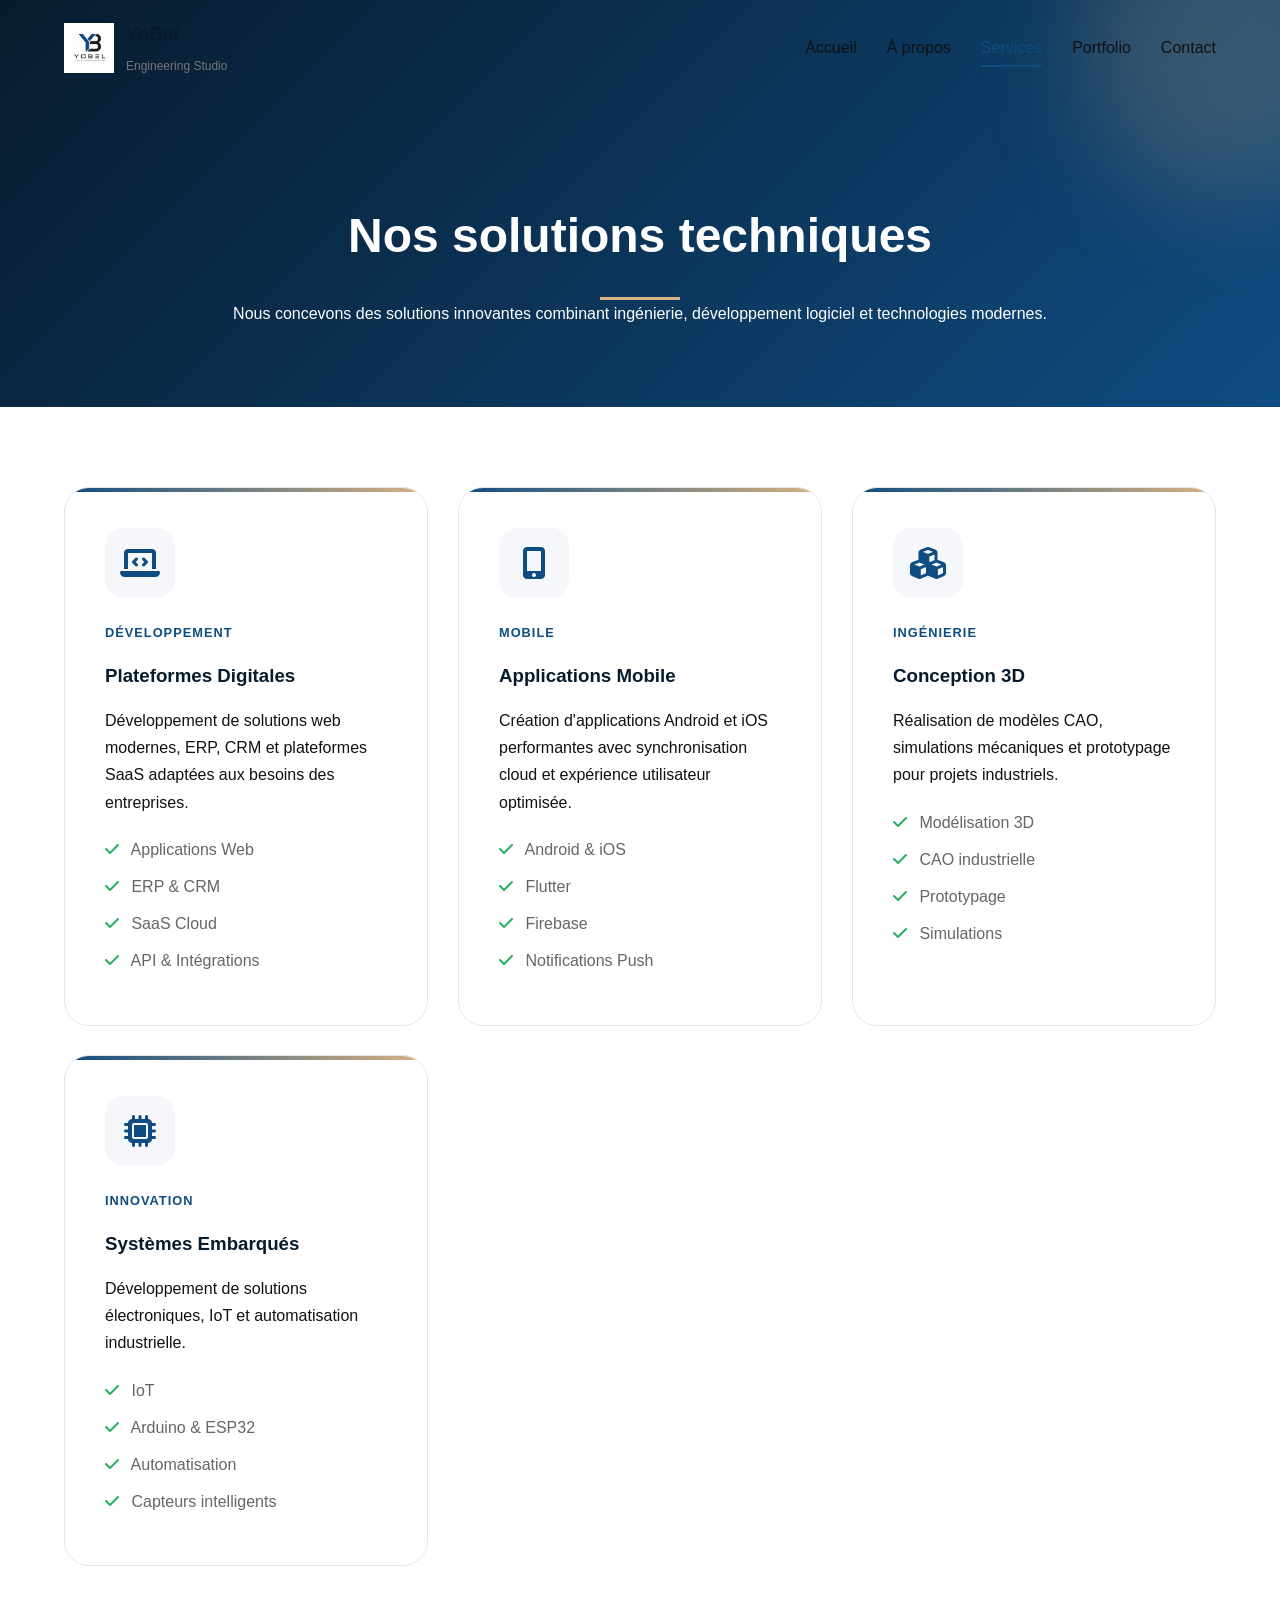
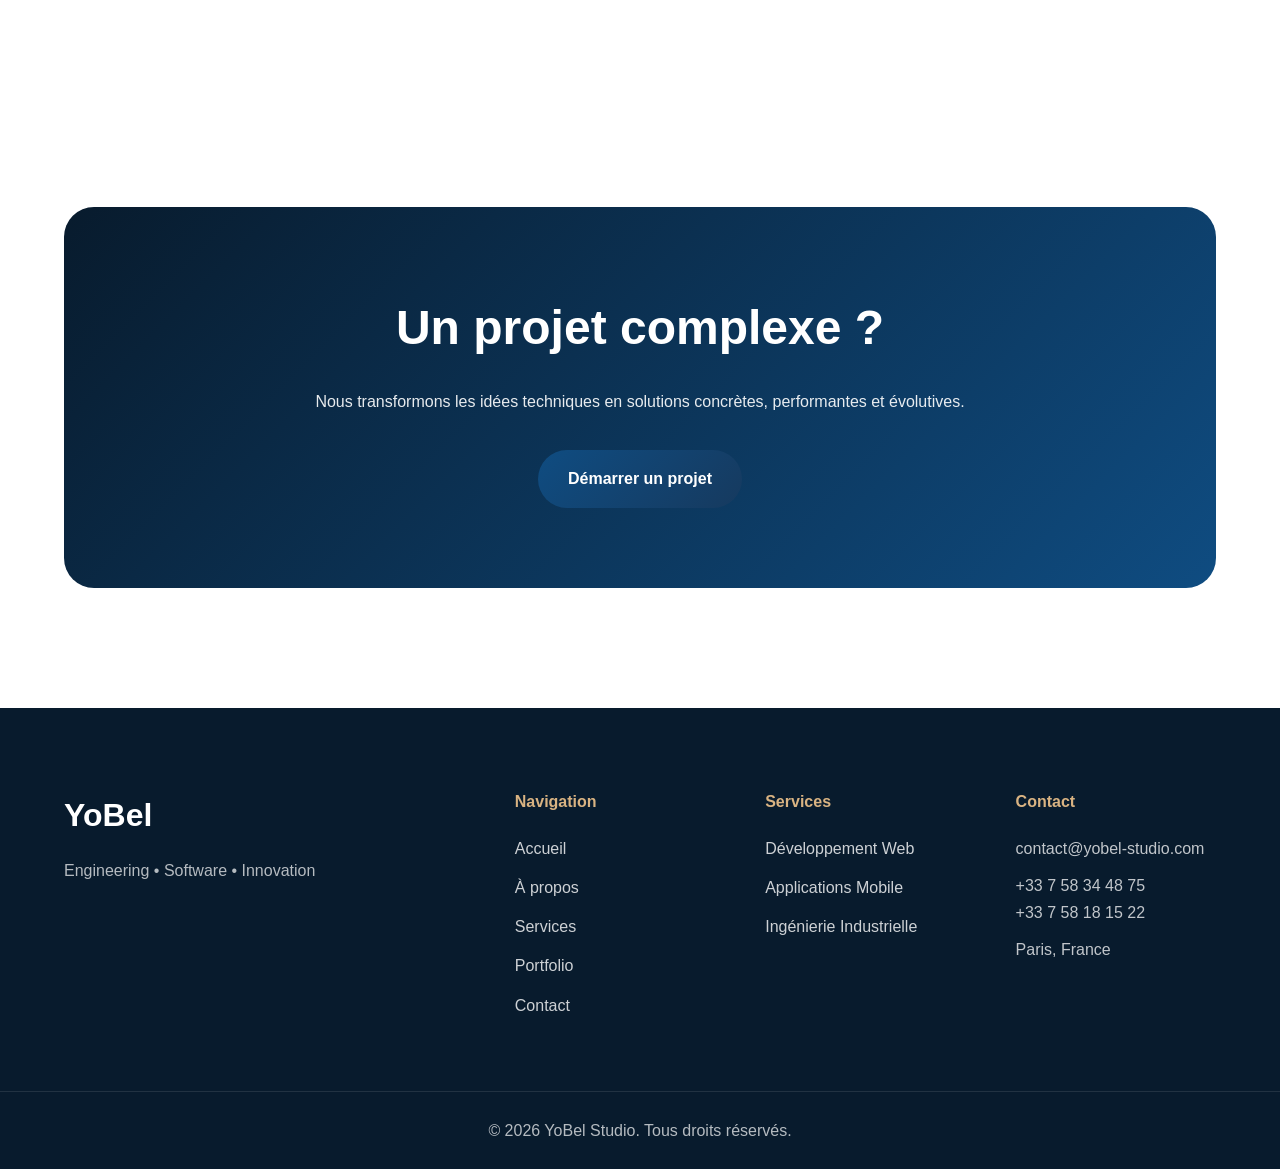
<file: html/services.html>
<!DOCTYPE html>
<html lang="fr">

<head>
    <meta charset="UTF-8">
    <meta name="viewport" content="width=device-width, initial-scale=1.0">
    <title>Services | YoBel Studio</title>

    <link rel="stylesheet" href="../css/style.css">

    <!-- Font Awesome -->
    <link rel="stylesheet"
        href="https://cdnjs.cloudflare.com/ajax/libs/font-awesome/6.5.2/css/all.min.css">
</head>

<body>

    <!-- HEADER -->
    <header class="navbar">
        <div class="container nav-container">

            <a href="../index.html" class="logo">
                <div class="logo-icon">
                    <img src="../img/YoBel.jpeg" alt="YoBel logo">
                </div>

                <div class="logo-text">
                    <h3>YoBel</h3>
                    <span>Engineering Studio</span>
                </div>
            </a>

            <nav class="nav-menu">
                <a href="../index.html" class="nav-link">Accueil</a>
                <a href="about.html" class="nav-link">À propos</a>
                <a href="services.html" class="nav-link active" aria-current="page">Services</a>
                <!-- <a href="certifications.html" class="nav-link">Certifications</a> -->
                <a href="portfolio.html" class="nav-link">Portfolio</a>
                <a href="contact.html" class="nav-link contact-btn">Contact</a>
            </nav>

            <div class="menu-toggle" id="mobile-menu">
                <span></span>
                <span></span>
                <span></span>
            </div>

        </div>
    </header>

    <!-- HERO -->
    <section class="page-header-section">
        <div class="container">
            <h2>Nos solutions techniques</h2>
            <div class="line"></div>
            <p>
                Nous concevons des solutions innovantes combinant ingénierie,
                développement logiciel et technologies modernes.
            </p>
        </div>
    </section>

    <!-- SERVICES -->
    <section class="content-section">
        <div class="container">

            <div class="services-modern-grid">

                <!-- SERVICE 1 -->
                <div class="service-card-premium reveal">

                    <div class="service-icon-wrapper">
                        <i class="fa-solid fa-laptop-code"></i>
                    </div>

                    <span class="service-tag">Développement</span>

                    <h3>Plateformes Digitales</h3>

                    <p>
                        Développement de solutions web modernes,
                        ERP, CRM et plateformes SaaS adaptées
                        aux besoins des entreprises.
                    </p>

                    <ul class="service-features">
                        <li><i class="fa-solid fa-check"></i> Applications Web</li>
                        <li><i class="fa-solid fa-check"></i> ERP & CRM</li>
                        <li><i class="fa-solid fa-check"></i> SaaS Cloud</li>
                        <li><i class="fa-solid fa-check"></i> API & Intégrations</li>
                    </ul>

                </div>

                <!-- SERVICE 2 -->
                <div class="service-card-premium reveal">

                    <div class="service-icon-wrapper">
                        <i class="fa-solid fa-mobile-screen-button"></i>
                    </div>

                    <span class="service-tag">Mobile</span>

                    <h3>Applications Mobile</h3>

                    <p>
                        Création d'applications Android et iOS
                        performantes avec synchronisation cloud
                        et expérience utilisateur optimisée.
                    </p>

                    <ul class="service-features">
                        <li><i class="fa-solid fa-check"></i> Android & iOS</li>
                        <li><i class="fa-solid fa-check"></i> Flutter</li>
                        <li><i class="fa-solid fa-check"></i> Firebase</li>
                        <li><i class="fa-solid fa-check"></i> Notifications Push</li>
                    </ul>

                </div>

                <!-- SERVICE 3 -->
                <div class="service-card-premium reveal">

                    <div class="service-icon-wrapper">
                        <i class="fa-solid fa-cubes"></i>
                    </div>

                    <span class="service-tag">Ingénierie</span>

                    <h3>Conception 3D</h3>

                    <p>
                        Réalisation de modèles CAO,
                        simulations mécaniques et prototypage
                        pour projets industriels.
                    </p>

                    <ul class="service-features">
                        <li><i class="fa-solid fa-check"></i> Modélisation 3D</li>
                        <li><i class="fa-solid fa-check"></i> CAO industrielle</li>
                        <li><i class="fa-solid fa-check"></i> Prototypage</li>
                        <li><i class="fa-solid fa-check"></i> Simulations</li>
                    </ul>

                </div>

                <!-- SERVICE 4 -->
                <div class="service-card-premium reveal">

                    <div class="service-icon-wrapper">
                        <i class="fa-solid fa-microchip"></i>
                    </div>

                    <span class="service-tag">Innovation</span>

                    <h3>Systèmes Embarqués</h3>

                    <p>
                        Développement de solutions électroniques,
                        IoT et automatisation industrielle.
                    </p>

                    <ul class="service-features">
                        <li><i class="fa-solid fa-check"></i> IoT</li>
                        <li><i class="fa-solid fa-check"></i> Arduino & ESP32</li>
                        <li><i class="fa-solid fa-check"></i> Automatisation</li>
                        <li><i class="fa-solid fa-check"></i> Capteurs intelligents</li>
                    </ul>

                </div>

                
                </div>

            </div>

        </div>
    </section>

    <!-- CTA -->
    <section class="cta-section">
        <div class="container cta-box">
            <h2>Un projet complexe ?</h2>

            <p>
                Nous transformons les idées techniques en solutions
                concrètes, performantes et évolutives.
            </p>

            <a href="contact.html" class="btn btn-primary">
                Démarrer un projet
            </a>
        </div>
    </section>

    <!-- FOOTER -->
    <footer>

        <div class="container footer-container">

            <div class="footer-brand">
                <h2>YoBel</h2>
                <p>Engineering • Software • Innovation</p>
            </div>

            <div class="footer-links">
                <h4>Navigation</h4>
                <a href="../index.html">Accueil</a>
                <a href="about.html">À propos</a>
                <a href="services.html">Services</a>
                <a href="portfolio.html">Portfolio</a>
                <a href="contact.html">Contact</a>
            </div>

            <div class="footer-links">
                <h4>Services</h4>
                <a href="#">Développement Web</a>
                <a href="#">Applications Mobile</a>
                <a href="#">Ingénierie Industrielle</a>
            </div>

            <div class="footer-links">
                <h4>Contact</h4>
                <p class="footer-email">contact@yobel-studio.com</p>
                <p class="footer-phone-numbers">
                    <span>+33 7 58 34 48 75</span>
                    <span>+33 7 58 18 15 22</span>
                </p>
                <p>Paris, France</p>
            </div>

        </div>

        <div class="footer-bottom">
            <p>© 2026 YoBel Studio. Tous droits réservés.</p>
        </div>

    </footer>

    <script src="../js/main.js"></script>

</body>

</html>
</file>
<file: css/style.css>
/* =======================================================
 YOBEL ENGINEERING & DIGITAL STUDIO

   GLOBAL STYLES

======================================================= */

/* =========================

   VARIABLES

========================= */

:root{

    --primary-blue:#0F4C81;

    --secondary-blue:#163A5F;

    --dark-blue:#081B2D;

    --black:#111111;

    --dark:#1A1A1A;

    --white:#FFFFFF;

    --beige:#D9B382;

    --light-beige:#F7EBDD;

    --gray:#F5F7FA;

    --light-gray:#FAFAFA;

    --border:#E6E6E6;

    --success:#27AE60;

    --shadow-sm:0 5px 15px rgba(0,0,0,.08);

    --shadow-md:0 15px 35px rgba(0,0,0,.12);

    --shadow-lg:0 25px 50px rgba(0,0,0,.18);

    --transition:.4s ease;

    --radius:14px;

    --container:1200px;

}

/* =========================

   RESET

========================= */

*{

    margin:0;

    padding:0;

    box-sizing:border-box;

}

html{

    scroll-behavior:smooth;

}

body{

    font-family:'Poppins',sans-serif;

    background:var(--white);

    color:var(--black);

    overflow-x:hidden;

    line-height:1.7;

}

img{

    max-width:100%;

    display:block;

}

a{

    text-decoration:none;

}

ul{

    list-style:none;

}

/* =========================

   CONTAINER

========================= */

.container{

    width:90%;

    max-width:var(--container);

    margin:auto;

}

/* =========================

   LOADER

========================= */

.loader{

    position:fixed;

    inset:0;

    background:var(--dark-blue);

    display:flex;

    justify-content:center;

    align-items:center;

    z-index:99999;

    transition:1s;

}

.loader.hide{

    opacity:0;

    visibility:hidden;

}

.loader-content{

    text-align:center;

}

.loader-logo{

    width:90px;

    height:90px;

    border-radius:50%;

    display:flex;

    justify-content:center;

    align-items:center;

    margin:auto;

    background:linear-gradient(

    135deg,

    var(--primary-blue),

    var(--beige)

    );

    animation:pulse 1.5s infinite;

}

.loader-logo span{

    font-size:2rem;

    font-weight:700;

    color:white;

}

.loader h2{

    color:white;

    margin-top:15px;

    letter-spacing:5px;

}

@keyframes pulse{

    0%{

        transform:scale(1);

    }

    50%{

        transform:scale(1.1);

    }

    100%{

        transform:scale(1);

    }

}

/* =========================

   NAVBAR

========================= */

.navbar{

    position:fixed;

    top:0;

    left:0;

    width:100%;

    z-index:999;

    transition:.4s;

    padding:18px 0;

}

.navbar.scrolled{

    background:white;

    box-shadow:var(--shadow-sm);

    backdrop-filter:blur(20px);

}

.nav-container{

    display:flex;

    justify-content:space-between;

    align-items:center;

}

.logo{

    display:flex;

    align-items:center;

    gap:12px;

    color:var(--black);

}

.logo-icon{

    width:50px;

    height:50px;

    border-radius:50%;

    background:linear-gradient(

    135deg,

    var(--primary-blue),

    var(--beige)

    );

    display:flex;

    justify-content:center;

    align-items:center;

    color:white;

    font-size:1.3rem;

    font-weight:700;

}

.logo-text h3{

    font-size:1.2rem;

    color:var(--dark-blue);

}

.logo-text span{

    font-size:.75rem;

    color:#777;

}

.nav-menu{

    display:flex;

    align-items:center;

    gap:30px;

}

.nav-link{

    color:var(--black);

    font-weight:500;

    position:relative;

    transition:.3s;

}

.nav-link:hover{

    color:var(--primary-blue);

}

.nav-link.active{

    color:var(--primary-blue);

}

.nav-link::after{

    content:'';

    position:absolute;

    bottom:-5px;

    left:0;

    width:0;

    height:2px;

    background:var(--primary-blue);

    transition:.3s;

}

.nav-link:hover::after{

    width:100%;

}

.nav-link.active::after{

    width:100%;

}

.btn-nav{

    padding:12px 25px;

    background:var(--primary-blue);

    color:white;

    border-radius:30px;

    transition:.3s;

}

.btn-nav:hover{

    transform:translateY(-3px);

    box-shadow:var(--shadow-md);

}

/* =========================

   MOBILE MENU

========================= */

.menu-toggle{

    display:none;

    flex-direction:column;

    gap:5px;

    cursor:pointer;

    padding:10px;

}

.menu-toggle span{

    width:28px;

    height:3px;

    background:var(--dark-blue);

    transition:.4s cubic-bezier(0.68, -0.55, 0.265, 1.55);

    transform-origin:center;

    border-radius:2px;

}

/* =========================

   BUTTONS

========================= */

.btn{

    display:inline-flex;

    align-items:center;

    justify-content:center;

    gap:10px;

    padding:15px 30px;

    border-radius:50px;

    font-weight:600;

    transition:.4s;

    position:relative;

    overflow:hidden;

}

.btn::before{

    content:'';

    position:absolute;

    top:0;

    left:-100%;

    width:100%;

    height:100%;

    background:rgba(255,255,255,.15);

    transition:.5s;

}

.btn:hover::before{

    left:100%;

}

.btn-primary{

    background:linear-gradient(

    135deg,

    var(--primary-blue),

    var(--secondary-blue)

    );

    color:white;

}

.btn-primary:hover{

    transform:translateY(-4px);

    box-shadow:var(--shadow-lg);

}

.btn-secondary{

    border:2px solid var(--primary-blue);

    color:var(--primary-blue);

    background:white;

}

.btn-secondary:hover{

    background:var(--primary-blue);

    color:white;

}

/* =========================

   HERO SECTION

========================= */

.hero{

    min-height:100vh;

    display:flex;

    align-items:center;

    position:relative;

    overflow:hidden;

    padding-top:120px;

}

.hero-bg{

    position:absolute;

    inset:0;

    background:

    radial-gradient(circle at top left,

    rgba(15,76,129,.12),

    transparent 40%),

    radial-gradient(circle at bottom right,

    rgba(217,179,130,.15),

    transparent 35%);

}

.hero-container{

    display:grid;

    grid-template-columns:1fr 1fr;

    gap:80px;

    align-items:center;

}

.hero-badge{

    display:inline-block;

    padding:10px 18px;

    border-radius:30px;

    background:rgba(15,76,129,.08);

    color:var(--primary-blue);

    font-weight:600;

    margin-bottom:25px;

}

.hero-content h1{

    font-size:4rem;

    line-height:1.15;

    margin-bottom:25px;

    color:var(--dark-blue);

}

.gradient-text{

    background:linear-gradient(

    135deg,

    var(--primary-blue),

    var(--beige)

    );

    -webkit-background-clip:text;

    -webkit-text-fill-color:transparent;

}

.hero-content p{

    font-size:1.1rem;

    color:#666;

    margin-bottom:35px;

}

.hero-buttons{

    display:flex;

    gap:20px;

    margin-bottom:50px;

}

.hero-stats{

    display:flex;

    gap:50px;

}

.hero-stat h3{

    font-size:2rem;

    color:var(--primary-blue);

}

.hero-stat span{

    color:#777;

    font-size:.9rem;

}

/* =========================

   HERO VISUAL

========================= */

.hero-visual{

    position:relative;

    height:600px;

}

.orb{

    position:absolute;

    border-radius:50%;

    filter:blur(20px);

}

.orb-1{

    width:250px;

    height:250px;

    background:rgba(15,76,129,.2);

    top:50px;

    left:50px;

    animation:float 6s infinite;

}

.orb-2{

    width:180px;

    height:180px;

    background:rgba(217,179,130,.25);

    right:0;

    bottom:100px;

    animation:float 8s infinite;

}

.orb-3{

    width:120px;

    height:120px;

    background:rgba(15,76,129,.15);

    top:250px;

    right:150px;

    animation:float 5s infinite;

}

.tech-card{

    position:absolute;

    width:220px;

    background:white;

    border-radius:20px;

    padding:25px;

    box-shadow:var(--shadow-md);

    text-align:center;

    animation:float 4s infinite;

}

.tech-card i{

    font-size:2rem;

    color:var(--primary-blue);

    margin-bottom:15px;

}

.tech-card h3{

    font-size:1rem;

}

.card-2{

    right:20px;

    top:180px;

}

.card-3{

    left:120px;

    bottom:50px;

}

@keyframes float{

    0%{

        transform:translateY(0);

    }

    50%{

        transform:translateY(-20px);

    }

    100%{

        transform:translateY(0);

    }

}

/* =========================

   REVEAL ANIMATION

========================= */

.reveal{

    opacity:0;

    transform:translateY(60px);

    transition:1s ease;

}

.reveal.active{

    opacity:1;

    transform:translateY(0);

}

/* =======================================================

   PARTNERS / TECHNOLOGIES

======================================================= */

.partners{

    padding:80px 0;

    background:var(--gray);

}

.partners p{

    text-align:center;

    font-size:1.1rem;

    font-weight:600;

    color:var(--dark-blue);

    margin-bottom:40px;

}

.partners-grid{

    display:grid;

    grid-template-columns:repeat(auto-fit,minmax(140px,1fr));

    gap:20px;

}

.partners-grid div{

    background:white;

    padding:20px;

    border-radius:14px;

    text-align:center;

    font-weight:600;

    color:var(--primary-blue);

    box-shadow:var(--shadow-sm);

    transition:var(--transition);

}

.partners-grid div:hover{

    transform:translateY(-8px);

    box-shadow:var(--shadow-md);

}

/* =======================================================

   SECTION TITLE

======================================================= */

.section-title{

    text-align:center;

    margin-bottom:70px;

}

.section-title span{

    display:inline-block;

    color:var(--primary-blue);

    font-weight:600;

    margin-bottom:15px;

    text-transform:uppercase;

    letter-spacing:2px;

}

.section-title h2{

    font-size:2.8rem;

    color:var(--dark-blue);

    margin-bottom:20px;

}

.section-title p{

    max-width:700px;

    margin:auto;

    color:#666;

}

/* =======================================================

   EXPERTISES

======================================================= */

.expertise{

    padding:120px 0;

    background:white;

}

.expertise-grid{

    display:grid;

    grid-template-columns:repeat(auto-fit,minmax(280px,1fr));

    gap:30px;

}

.expertise-card{

    background:white;

    padding:35px;

    border-radius:20px;

    border:1px solid var(--border);

    transition:.4s;

    position:relative;

    overflow:hidden;

}

.expertise-card::before{

    content:"";

    position:absolute;

    top:0;

    left:0;

    width:100%;

    height:4px;

    background:linear-gradient(

    90deg,

    var(--primary-blue),

    var(--beige)

    );

    transform:scaleX(0);

    transition:.4s;

}

.expertise-card:hover::before{

    transform:scaleX(1);

}

.expertise-card:hover{

    transform:translateY(-10px);

    box-shadow:var(--shadow-lg);

}

.expertise-card i{

    font-size:2.5rem;

    color:var(--primary-blue);

    margin-bottom:20px;

}

.expertise-card h3{

    margin-bottom:15px;

    color:var(--dark-blue);

}

.expertise-card p{

    color:#666;

}

/* =======================================================

   WHY YOBEL

======================================================= */

.why-yobel{

    padding:120px 0;

    background:var(--gray);

}

.why-grid{

    display:grid;

    grid-template-columns:repeat(auto-fit,minmax(260px,1fr));

    gap:30px;

}

.why-card{

    background:white;

    padding:35px;

    border-radius:18px;

    text-align:center;

    transition:.4s;

}

.why-card:hover{

    transform:translateY(-12px);

    box-shadow:var(--shadow-lg);

}

.why-card i{

    font-size:2.7rem;

    color:var(--primary-blue);

    margin-bottom:20px;

}

.why-card h3{

    margin-bottom:15px;

    color:var(--dark-blue);

}

.why-card p{

    color:#666;

}

/* =======================================================

   PROCESS

======================================================= */

.process{

    padding:120px 0;

    background:white;

}

.timeline{

    display:grid;

    grid-template-columns:repeat(auto-fit,minmax(250px,1fr));

    gap:30px;

}

.timeline-item{

    background:var(--gray);

    padding:30px;

    border-radius:20px;

    position:relative;

    transition:.4s;

}

.timeline-item:hover{

    transform:translateY(-10px);

    background:white;

    box-shadow:var(--shadow-md);

}

.timeline-number{

    width:70px;

    height:70px;

    border-radius:50%;

    background:linear-gradient(

    135deg,

    var(--primary-blue),

    var(--secondary-blue)

    );

    color:white;

    display:flex;

    justify-content:center;

    align-items:center;

    font-size:1.4rem;

    font-weight:700;

    margin-bottom:20px;

}

.timeline-item h3{

    margin-bottom:12px;

    color:var(--dark-blue);

}

.timeline-item p{

    color:#666;

}

/* =======================================================

   STATS

======================================================= */

.stats-section{

    padding:120px 0;

    background:

    linear-gradient(

    135deg,

    var(--dark-blue),

    var(--primary-blue)

    );

    color:white;

}

.stats-grid{

    display:grid;

    grid-template-columns:repeat(auto-fit,minmax(220px,1fr));

    gap:30px;

}

.stat-box{

    text-align:center;

    padding:40px 20px;

}

.stat-box h3{

    font-size:3rem;

    margin-bottom:10px;

    color:var(--beige);

}

.stat-box p{

    font-size:1rem;

    opacity:.9;

}

/* =======================================================

   PORTFOLIO PREVIEW (HOME PAGE SECTION)

======================================================= */

.portfolio-preview{

    padding:120px 0;

    background:white;

}

.portfolio-grid-home{

    display:grid;

    grid-template-columns:repeat(auto-fit,minmax(300px,1fr));

    gap:30px;

}

.portfolio-card-home{

    background:white;

    border-radius:20px;

    padding:35px;

    border:1px solid var(--border);

    transition:.4s;

}

.portfolio-card-home:hover{

    transform:translateY(-12px);

    box-shadow:var(--shadow-lg);

}

.portfolio-icon{

    width:80px;

    height:80px;

    border-radius:18px;

    background:

    linear-gradient(

    135deg,

    var(--primary-blue),

    var(--secondary-blue)

    );

    color:white;

    display:flex;

    justify-content:center;

    align-items:center;

    font-size:2rem;

    margin-bottom:25px;

}

.portfolio-card-home h3{

    margin-bottom:15px;

    color:var(--dark-blue);

}

.portfolio-card-home p{

    color:#666;

}

.center-btn{

    text-align:center;

    margin-top:50px;

}

/* =======================================================

   TESTIMONIALS

======================================================= */

.testimonials{

    padding:120px 0;

    background:var(--gray);

}

.testimonial-slider{

    max-width:800px;

    margin:auto;

    text-align:center;

    position:relative;

}

.testimonial{

    display:none;

    background:white;

    padding:50px;

    border-radius:20px;

    box-shadow:var(--shadow-md);

}

.testimonial.active{

    display:block;

    animation:fadeIn .7s ease;

}

.testimonial p{

    font-size:1.2rem;

    color:#444;

    margin-bottom:25px;

    font-style:italic;

}

.testimonial h4{

    color:var(--primary-blue);

}

@keyframes fadeIn{

    from{

        opacity:0;

        transform:translateY(20px);

    }

    to{

        opacity:1;

        transform:translateY(0);

    }

}

/* =======================================================

   CTA

======================================================= */

.cta-section{

    padding:120px 0;

    text-align:center;

}

.cta-box{

    background:

    linear-gradient(

    135deg,

    var(--dark-blue),

    var(--primary-blue)

    );

    padding:80px;

    border-radius:30px;

    text-align:center;

    color:white;

}

.cta-box h2{

    font-size:3rem;

    margin-bottom:20px;

}

.cta-box p{

    max-width:700px;

    margin:auto;

    margin-bottom:35px;

    opacity:.9;

}

.cta-actions{

    margin-top:30px;

    display:flex;

    justify-content:center;

    gap:20px;

}

/* =======================================================

   FOOTER

======================================================= */

footer{

    background:var(--dark-blue);

    color:white;

    padding-top:80px;

}

.footer-container{

    display:grid;

    grid-template-columns:

    2fr

    1fr

    1fr

    1fr;

    gap:50px;

}

.footer-brand h2{

    color:white;

    margin-bottom:15px;

    font-size:2rem;

}

.footer-brand p{

    color:rgba(255,255,255,.7);

}

.footer-links h4{

    margin-bottom:20px;

    color:var(--beige);

}

.footer-links a{

    display:block;

    color:rgba(255,255,255,.8);

    margin-bottom:12px;

    transition:.3s;

}

.footer-links a:hover{

    color:var(--beige);

    padding-left:5px;

}

.footer-links p{

    color:rgba(255,255,255,.75);

    margin-bottom:10px;

}

.footer-email{

    white-space:nowrap;

}

.footer-phone-numbers span{

    display:block;

}

.footer-bottom{

    text-align:center;

    margin-top:60px;

    border-top:1px solid rgba(255,255,255,.1);

    padding:25px;

    color:rgba(255,255,255,.7);

}

/* =======================================================

   PAGE HEADER (ABOUT / SERVICES / PORTFOLIO / CONTACT)

======================================================= */

.page-header-section{

    padding:180px 0 80px;

    background:

    linear-gradient(

    135deg,

    var(--dark-blue),

    var(--primary-blue)

    );

    color:white;

    text-align:center;

    position:relative;

    overflow:hidden;

}

.page-header-section::before{

    content:"";

    position:absolute;

    width:300px;

    height:300px;

    background:rgba(217,179,130,.2);

    top:-100px;

    right:-100px;

    border-radius:50%;

    filter:blur(50px);

}

.page-header-section h2{

    font-size:3rem;

    margin-top:15px;

}

.section-subtitle{

    color:var(--beige);

    font-weight:600;

    letter-spacing:2px;

    text-transform:uppercase;

}

.line{

    width:80px;

    height:3px;

    background:var(--beige);

    margin:20px auto 0;

}

.page-header-sub{

    max-width:560px;

    margin:14px auto 0;

    color:rgba(255,255,255,.8);

    font-size:.95rem;

}

/* =======================================================

   CONTENT SECTION (ABOUT / SERVICES / CERTIFICATIONS /
   PORTFOLIO / CONTACT — generic wrapper used right below
   .page-header-section on every secondary page)

======================================================= */

.content-section{

    padding:80px 0 120px;

}

/* =======================================================

   ABOUT PAGE

======================================================= */

.about-grid{

    display:grid;

    grid-template-columns:2fr 1fr;

    gap:60px;

    align-items:start;

}

.about-block h3{

    font-size:2rem;

    margin-bottom:20px;

    color:var(--dark-blue);

}

.about-block p{

    color:#666;

    margin-bottom:15px;

}

.stats-side{

    display:grid;

    gap:20px;

}

.stat-card{

    background:white;

    border:1px solid var(--border);

    padding:25px;

    border-radius:18px;

    text-align:center;

    transition:.4s;

}

.stat-card:hover{

    transform:translateY(-8px);

    box-shadow:var(--shadow-md);

}

.stat-num{

    font-size:2rem;

    font-weight:700;

    color:var(--primary-blue);

}

/* =======================================================

   TEAM CARDS

======================================================= */

.team-grid{

    display:grid;

    grid-template-columns:repeat(auto-fit,minmax(280px,1fr));

    gap:30px;

}

.team-card{

    background:var(--gray);

    padding:30px;

    border-radius:20px;

    text-align:center;

    transition:.4s;

    border:1px solid var(--border);

}

.team-card:hover{

    transform:translateY(-10px);

    box-shadow:var(--shadow-lg);

}

.team-avatar{

    width:80px;

    height:80px;

    border-radius:50%;

    margin:auto;

    background:linear-gradient(

    135deg,

    var(--primary-blue),

    var(--beige)

    );

    display:flex;

    align-items:center;

    justify-content:center;

    font-size:2rem;

    color:white;

    margin-bottom:20px;

}

/* =======================================================

   SERVICES PAGE

======================================================= */

.services-modern-grid{

    display:grid;

    grid-template-columns:repeat(auto-fit,minmax(300px,1fr));

    gap:30px;

}

.service-card-premium{

    background:white;

    border:1px solid var(--border);

    padding:40px;

    border-radius:25px;

    transition:.4s;

    position:relative;

    overflow:hidden;

}

.service-card-premium::before{

    content:"";

    position:absolute;

    top:0;

    left:0;

    width:100%;

    height:4px;

    background:linear-gradient(

    90deg,

    var(--primary-blue),

    var(--beige)

    );

}

.service-card-premium:hover{

    transform:translateY(-12px);

    box-shadow:var(--shadow-lg);

}

.service-icon-wrapper{

    width:70px;

    height:70px;

    border-radius:18px;

    background:var(--gray);

    display:flex;

    align-items:center;

    justify-content:center;

    margin-bottom:20px;

}

.service-icon-wrapper i{

    font-size:2rem;

    color:var(--primary-blue);

}

.service-tag{

    font-size:.8rem;

    color:var(--primary-blue);

    font-weight:600;

    text-transform:uppercase;

    letter-spacing:1px;

}

.service-card-premium h3{

    margin:15px 0;

    color:var(--dark-blue);

}

.service-features{

    margin-top:20px;

}

.service-features li{

    margin-bottom:10px;

    color:#666;

}

.service-features i{

    color:var(--success);

    margin-right:8px;

}

/* =======================================================

   PORTFOLIO GRID (PAGE)

======================================================= */

.portfolio-filters{

    display:flex;

    flex-wrap:wrap;

    justify-content:center;

    gap:14px;

    margin-bottom:50px;

}

.filter-btn{

    display:inline-flex;

    align-items:center;

    gap:8px;

    padding:11px 22px;

    border-radius:30px;

    border:2px solid var(--border);

    background:white;

    color:var(--dark-blue);

    font-family:'Poppins',sans-serif;

    font-weight:600;

    font-size:.9rem;

    cursor:pointer;

    white-space:nowrap;

    transition:.3s;

}

.filter-btn i{

    font-size:.85rem;

    color:var(--primary-blue);

    transition:.3s;

}

.filter-btn:hover{

    border-color:var(--primary-blue);

    color:var(--primary-blue);

}

.filter-btn.active{

    background:var(--primary-blue);

    border-color:var(--primary-blue);

    color:white;

}

.filter-btn.active i{

    color:white;

}

.portfolio-empty{

    text-align:center;

    color:#777;

    padding:40px 0;

}

/* --- Grid: equal-height cards, no orphan columns on narrow phones --- */

.portfolio-grid{

    display:grid;

    grid-template-columns:repeat(auto-fit,minmax(260px,1fr));

    gap:32px;

    align-items:stretch;

}

.portfolio-card{

    display:flex;

    flex-direction:column;

    height:100%;

    background:white;

    border-radius:20px;

    overflow:hidden;

    border:1px solid var(--border);

    box-shadow:var(--shadow-sm);

    transition:transform .4s ease, box-shadow .4s ease;

}

.portfolio-card:hover{

    transform:translateY(-10px);

    box-shadow:var(--shadow-lg);

}

/* --- Live preview (real deployed site, scaled down inside an iframe) ---
   Renamed to .portfolio-live-preview: .portfolio-preview was already taken
   by the home page's "PORTFOLIO PREVIEW" section above, and the collision
   was overriding that section's padding across the site.
   Uses aspect-ratio instead of a fixed height so the preview keeps its
   proportions at every card width, from a 3-column desktop grid down to
   a single mobile column. */

.portfolio-live-preview{

    position:relative;

    display:block;

    aspect-ratio:16 / 10;

    overflow:hidden;

    background:#0d0d0d;

    flex-shrink:0;

}

.portfolio-frame{

    position:absolute;

    top:0;

    left:0;

    width:400%;

    height:400%;

    border:0;

    pointer-events:none;

    transform:scale(.25);

    transform-origin:top left;

    transition:transform .6s ease;

}

.portfolio-card:hover .portfolio-frame{

    transform:scale(.26);

}

/* Tinted gradient sitting on top of the iframe so the card reads
   immediately even before/if the preview finishes loading, and on
   touch devices that never trigger :hover */

.portfolio-overlay{

    position:absolute;

    inset:0;

    display:flex;

    align-items:center;

    justify-content:center;

    font-size:clamp(1.8rem, 5vw, 2.4rem);

    color:rgba(255,255,255,.85);

    opacity:.55;

    transition:opacity .4s ease;

}

.portfolio-card:hover .portfolio-overlay{

    opacity:.25;

}

.bg-tech{

    background:linear-gradient(135deg,var(--primary-blue),#1d6fa5);

}

.bg-mech{

    background:linear-gradient(135deg,#1a1a1a,#3a3a3a);

}

.bg-hybrid{

    background:linear-gradient(135deg,var(--beige),#b88a5a);

}

.bg-sport{

    background:linear-gradient(135deg,var(--success),#1a7a44);

}

.live-badge{

    position:absolute;

    top:12px;

    right:12px;

    display:flex;

    align-items:center;

    gap:6px;

    padding:5px 10px;

    border-radius:20px;

    background:rgba(0,0,0,.55);

    backdrop-filter:blur(4px);

    color:#fff;

    font-size:.7rem;

    font-weight:600;

    letter-spacing:.03em;

    text-transform:uppercase;

    white-space:nowrap;

}

.live-badge i{

    font-size:.5rem;

    color:#3ddc84;

    animation:pulse-dot 1.8s ease-in-out infinite;

}

@keyframes pulse-dot{

    0%,100%{ opacity:1; }

    50%{ opacity:.3; }

}

/* --- Info block: flex column so the CTA always sticks to the bottom
   of the card, even when one description runs longer than the others --- */

.portfolio-info{

    display:flex;

    flex-direction:column;

    flex:1;

    padding:25px;

}

.project-tag{

    display:inline-block;

    font-size:.75rem;

    color:var(--primary-blue);

    font-weight:600;

    letter-spacing:.02em;

}

.portfolio-info h3{

    margin:8px 0 10px;

    color:var(--dark-blue);

}

.portfolio-info p{

    color:#666;

    margin-bottom:16px;

    flex:1;

}

.portfolio-link{

    display:inline-flex;

    align-items:center;

    gap:8px;

    align-self:flex-start;

    color:var(--primary-blue);

    font-weight:600;

    margin-top:auto;

    transition:all .3s ease;

}

.portfolio-link:hover{

    gap:12px;

    color:var(--secondary-blue);

}

.portfolio-link i{

    font-size:.8rem;

    transition:transform .3s ease;

}

.portfolio-link:hover i{

    transform:translateX(3px);

}

@media (prefers-reduced-motion: reduce){

    .portfolio-frame,

    .portfolio-overlay,

    .portfolio-link,

    .live-badge i{

        transition:none;

        animation:none;

    }

}

/* =======================================================

   PORTFOLIO GRID — RESPONSIVE

======================================================= */

@media (max-width: 1024px){

    .portfolio-grid{

        grid-template-columns:repeat(auto-fit,minmax(240px,1fr));

        gap:26px;

    }

}

@media (max-width: 768px){

    /* Filter chips scroll horizontally instead of wrapping into a
       tall, awkward block of rows on narrower screens */

    .portfolio-filters{

        flex-wrap:nowrap;

        justify-content:flex-start;

        overflow-x:auto;

        -webkit-overflow-scrolling:touch;

        scrollbar-width:none;

        padding:4px 4px 10px;

        margin:0 -4px 30px;

    }

    .portfolio-filters::-webkit-scrollbar{

        display:none;

    }

    .filter-btn{

        flex:0 0 auto;

    }

    .portfolio-info{

        padding:22px;

    }

}

@media (max-width: 480px){

    .portfolio-grid{

        grid-template-columns:1fr;

        gap:22px;

    }

    .portfolio-live-preview{

        aspect-ratio:16 / 11;

    }

    .portfolio-info{

        padding:20px;

    }

    .portfolio-info h3{

        font-size:1.15rem;

    }

    .project-tag{

        font-size:.7rem;

    }

    .live-badge{

        top:10px;

        right:10px;

        padding:4px 9px;

        font-size:.62rem;

    }

    .filter-btn{

        padding:9px 16px;

        font-size:.82rem;

    }

}



/* =======================================================

   CONTACT BASIC STRUCTURE

======================================================= */

.contact-grid{

    display:grid;

    grid-template-columns:1fr 1fr;

    gap:50px;

}

.contact-info{

    display:flex;

    flex-direction:column;

    gap:20px;

}

.info-box{

    background:var(--gray);

    padding:25px;

    border-radius:18px;

    border:1px solid var(--border);

}

.info-box i{

    color:var(--primary-blue);

    font-size:1.5rem;

    margin-bottom:10px;

}

/* =======================================================

   FORM BASE

======================================================= */

form{

    display:flex;

    flex-direction:column;

    gap:20px;

}

input,textarea,select{

    width:100%;

    padding:14px 18px;

    border:1px solid var(--border);

    border-radius:12px;

    font-family:'Poppins',sans-serif;

    outline:none;

    transition:.3s;

}

input:focus,textarea:focus,select:focus{

    border-color:var(--primary-blue);

    box-shadow:0 0 0 4px rgba(15,76,129,.1);

}

/* Portfolio card image (used when a card shows a static image
   instead of a live iframe preview) */

.portfolio-img {

    position: relative;

    overflow: hidden;

    background-size: cover;

    background-position: center;

}

.portfolio-img img {

    width: 100%;

    height: 100%;

    object-fit: cover;

    transition: transform 0.4s ease;

}

.portfolio-card:hover .portfolio-img img {

    transform: scale(1.05);

}

/* Certifications Styles */

.certifications-year {

    margin-bottom: 60px;

}

.year-title {

    font-size: 2rem;

    color: var(--primary-blue);

    margin-bottom: 30px;

    padding-bottom: 15px;

    border-bottom: 3px solid var(--beige);

    display: inline-block;

}

.certifications-grid {

    display: grid;

    grid-template-columns: repeat(auto-fit, minmax(280px, 1fr));

    gap: 30px;

}

.certification-card {

    background: white;

    border-radius: 20px;

    overflow: hidden;

    border: 1px solid var(--border);

    transition: all 0.4s ease;

}

.certification-card:hover {

    transform: translateY(-10px);

    box-shadow: var(--shadow-lg);

}

.cert-image {

    width: 100%;

    height: 220px;

    overflow: hidden;

    background: linear-gradient(135deg, var(--primary-blue), #1d6fa5);

    display: flex;

    align-items: center;

    justify-content: center;

}

.cert-image img {

    width: 100%;

    height: 100%;

    object-fit: cover;

    transition: transform 0.4s ease;

}

.certification-card:hover .cert-image img {

    transform: scale(1.05);

}

.cert-info {

    padding: 25px;

}

.cert-info h4 {

    color: var(--primary-blue);

    margin-bottom: 10px;

    font-size: 1.1rem;

}

.cert-info p {

    color: var(--black);

    font-size: 0.95rem;

    line-height: 1.6;

}

/* =======================================================

   RESPONSIVE TABLET (<= 1024px)

======================================================= */

@media (max-width: 1024px){

    .hero-container{

        grid-template-columns:1fr;

        text-align:center;

        gap:50px;

    }

    .hero-content h1{

        font-size:3rem;

    }

    .hero-buttons{

        justify-content:center;

        flex-wrap:wrap;

    }

    .hero-stats{

        justify-content:center;

        flex-wrap:wrap;

        gap:30px;

    }

    .about-grid{

        grid-template-columns:1fr;

    }

    .contact-grid{

        grid-template-columns:1fr;

    }

    .footer-container{

        grid-template-columns:1fr 1fr;

    }

}

/* =======================================================

   MOBILE (<= 768px)

======================================================= */

@media (max-width: 768px){

    /* NAVBAR MOBILE */

    .nav-menu{

        position:fixed;

        top:0;

        right:-100%;

        width:75%;

        max-width:320px;

        height:100vh;

        background:linear-gradient(135deg, var(--dark-blue) 0%, var(--primary-blue) 100%);

        flex-direction:column;

        justify-content:flex-start;

        padding-top:100px;

        gap:0;

        transition:.5s cubic-bezier(0.68, -0.55, 0.265, 1.55);

        box-shadow:-10px 0 40px rgba(0, 0, 0, 0.3);

        backdrop-filter:blur(10px);

        z-index:998;

        overflow-y:auto;

    }

    .nav-menu.active{

        right:0;

    }

    .nav-menu a{

        color:white;

        padding:18px 30px;

        font-size:1rem;

        font-weight:500;

        border-left:4px solid transparent;

        transition:all .3s ease;

        position:relative;

        display:block;

    }

    .nav-menu a:hover,

    .nav-menu a.active{

        background:rgba(255, 255, 255, 0.1);

        border-left-color:var(--beige);

        padding-left:40px;

    }

    .nav-menu a.contact-btn{

        margin:20px 15px;

        padding:15px 25px;

        background:linear-gradient(135deg, var(--beige), #c9a873);

        color:var(--dark-blue);

        border-radius:50px;

        font-weight:600;

        border-left:none;

        text-align:center;

    }

    .nav-menu a.contact-btn:hover{

        background:linear-gradient(135deg, #c9a873, var(--beige));

        transform:scale(1.05);

        border-left:none;

        padding-left:25px;

    }

    .menu-toggle{

        display:flex;

        position:relative;

        z-index:999;

    }

    .hero-content h1{

        font-size:2.3rem;

    }

    .hero-visual{

        display:none;

    }

    .section-title h2{

        font-size:2rem;

    }

    .cta-box h2{

        font-size:2rem;

    }

    .cta-box{

        padding:40px 25px;

    }

    .footer-container{

        grid-template-columns:1fr;

        text-align:center;

    }

    .hero-stats{

        flex-direction:column;

    }

}

/* =======================================================

   SMALL MOBILE (<= 480px)

======================================================= */

@media (max-width: 480px){

    .hero-content h1{

        font-size:1.8rem;

    }

    .btn{

        width:100%;

        justify-content:center;

    }

    .hero-buttons{

        flex-direction:column;

    }

    .expertise-grid,

    .why-grid,

    .timeline,

    .portfolio-grid,

    .services-modern-grid{

        grid-template-columns:1fr;

    }

}

/* =======================================================

   MOBILE MENU ANIMATION

======================================================= */

.menu-toggle.active span:nth-child(1){

    transform:rotate(45deg) translate(8px, 8px);

    background:var(--primary-blue);

}

.menu-toggle.active span:nth-child(2){

    opacity:0;

    transform:translateX(-10px);

}

.menu-toggle.active span:nth-child(3){

    transform:rotate(-45deg) translate(7px, -7px);

    background:var(--primary-blue);

}

/* Mobile Menu Overlay */

body.menu-open::before{

    content:'';

    position:fixed;

    top:0;

    left:0;

    width:100%;

    height:100%;

    background:rgba(0, 0, 0, 0.5);

    z-index:997;

    animation:fadeIn .4s ease;

}

/* Link Animation */

.nav-menu a{

    animation:slideInLink .5s ease backwards;

}

.nav-menu a:nth-child(1){ animation-delay:.1s; }

.nav-menu a:nth-child(2){ animation-delay:.15s; }

.nav-menu a:nth-child(3){ animation-delay:.2s; }

.nav-menu a:nth-child(4){ animation-delay:.25s; }

.nav-menu a:nth-child(5){ animation-delay:.3s; }

.nav-menu a:nth-child(6){ animation-delay:.35s; }

@keyframes slideInLink{

    from{

        opacity:0;

        transform:translateX(20px);

    }

    to{

        opacity:1;

        transform:translateX(0);

    }

}

/* =======================================================

   SCROLL EFFECT IMPROVEMENTS

======================================================= */

/* =======================================================

   EXTRA PREMIUM TOUCH

======================================================= */

::selection{

    background:var(--primary-blue);

    color:white;

}

::-webkit-scrollbar{

    width:8px;

}

::-webkit-scrollbar-track{

    background:var(--gray);

}

::-webkit-scrollbar-thumb{

    background:var(--primary-blue);

    border-radius:10px;

}

/* =======================================================

   BUTTON MICRO INTERACTIONS

======================================================= */

.btn:active{

    transform:scale(0.97);

}

/* =======================================================

   FINAL POLISH ANIMATIONS

======================================================= */

@keyframes fadeUp{

    from{

        opacity:0;

        transform:translateY(30px);

    }

    to{

        opacity:1;

        transform:translateY(0);

    }

}

.fade-up{

    animation:fadeUp 0.8s ease forwards;

}

/* =======================================================

   DARK TOUCH HOVER ENHANCEMENT

======================================================= */

.expertise-card,

.service-card-premium,

.portfolio-card,

.why-card,

.timeline-item,

.stat-card{

    will-change:transform;

}
</file>
